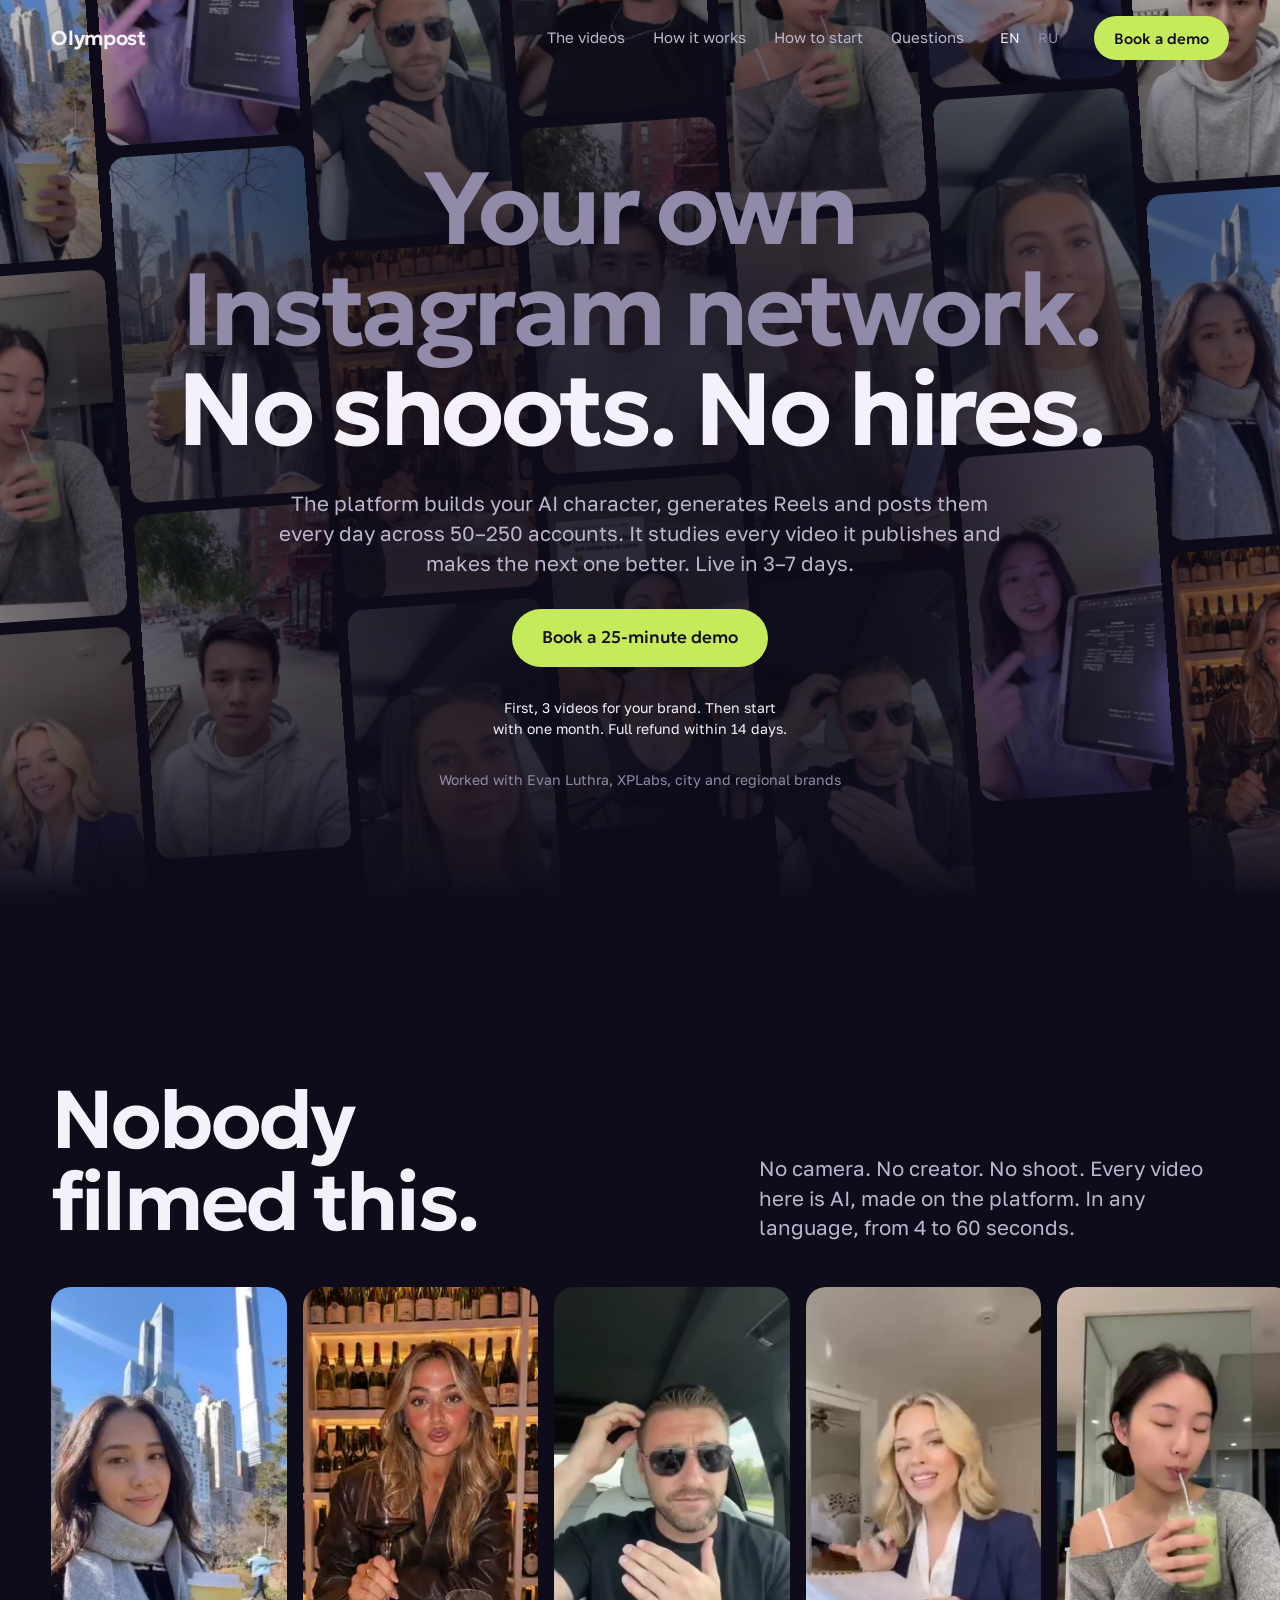
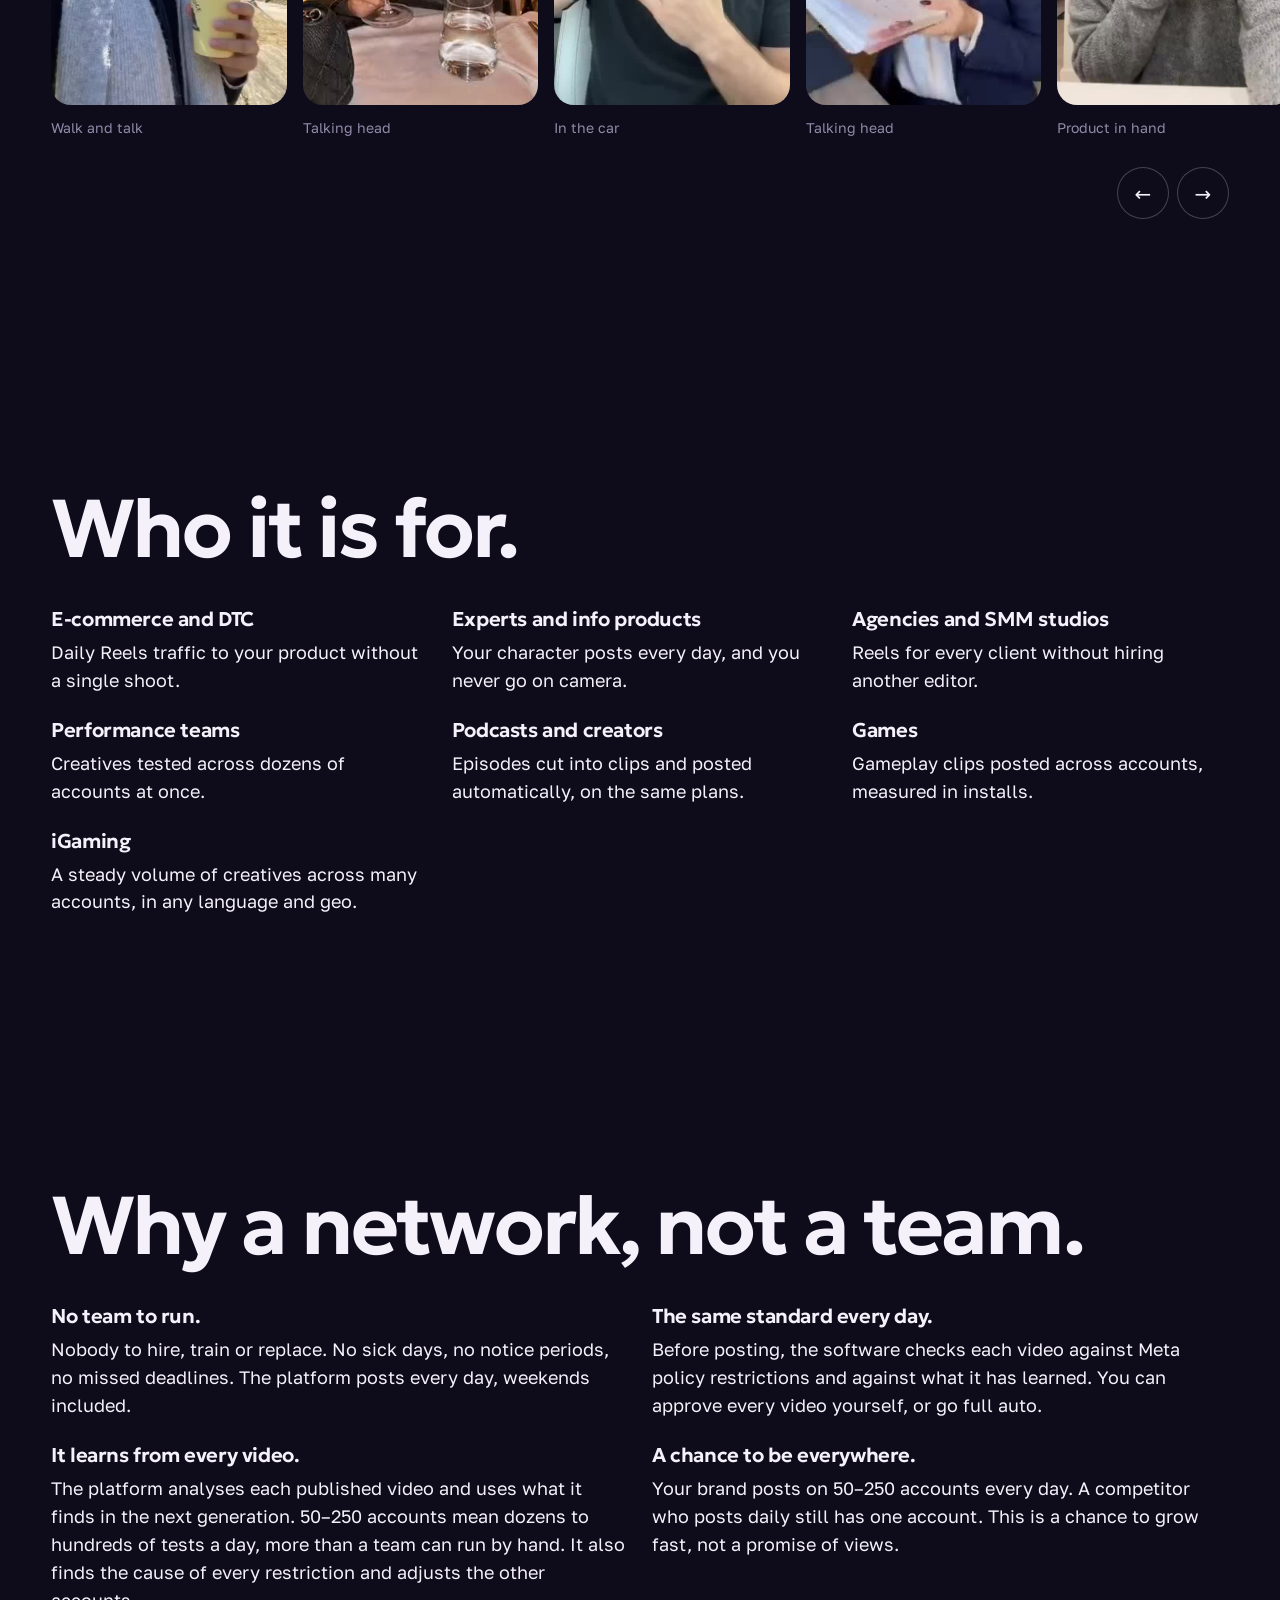
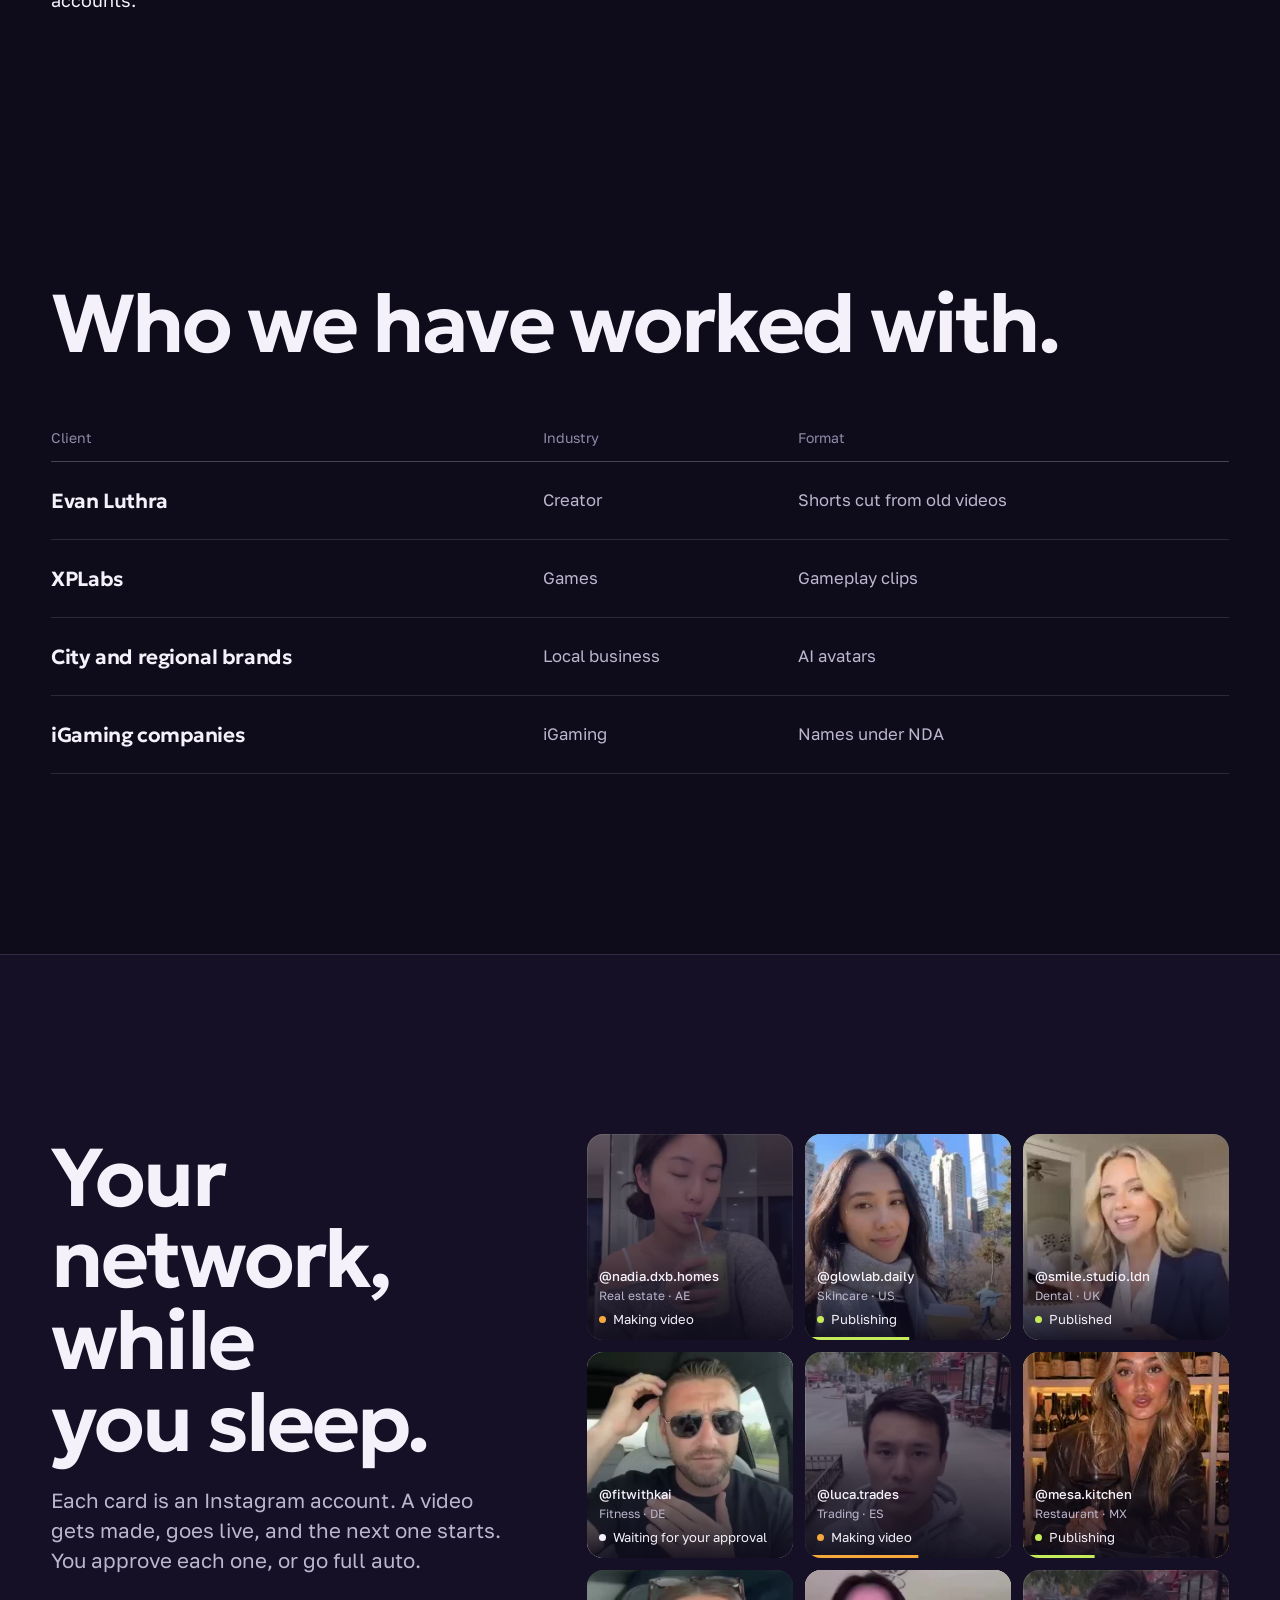
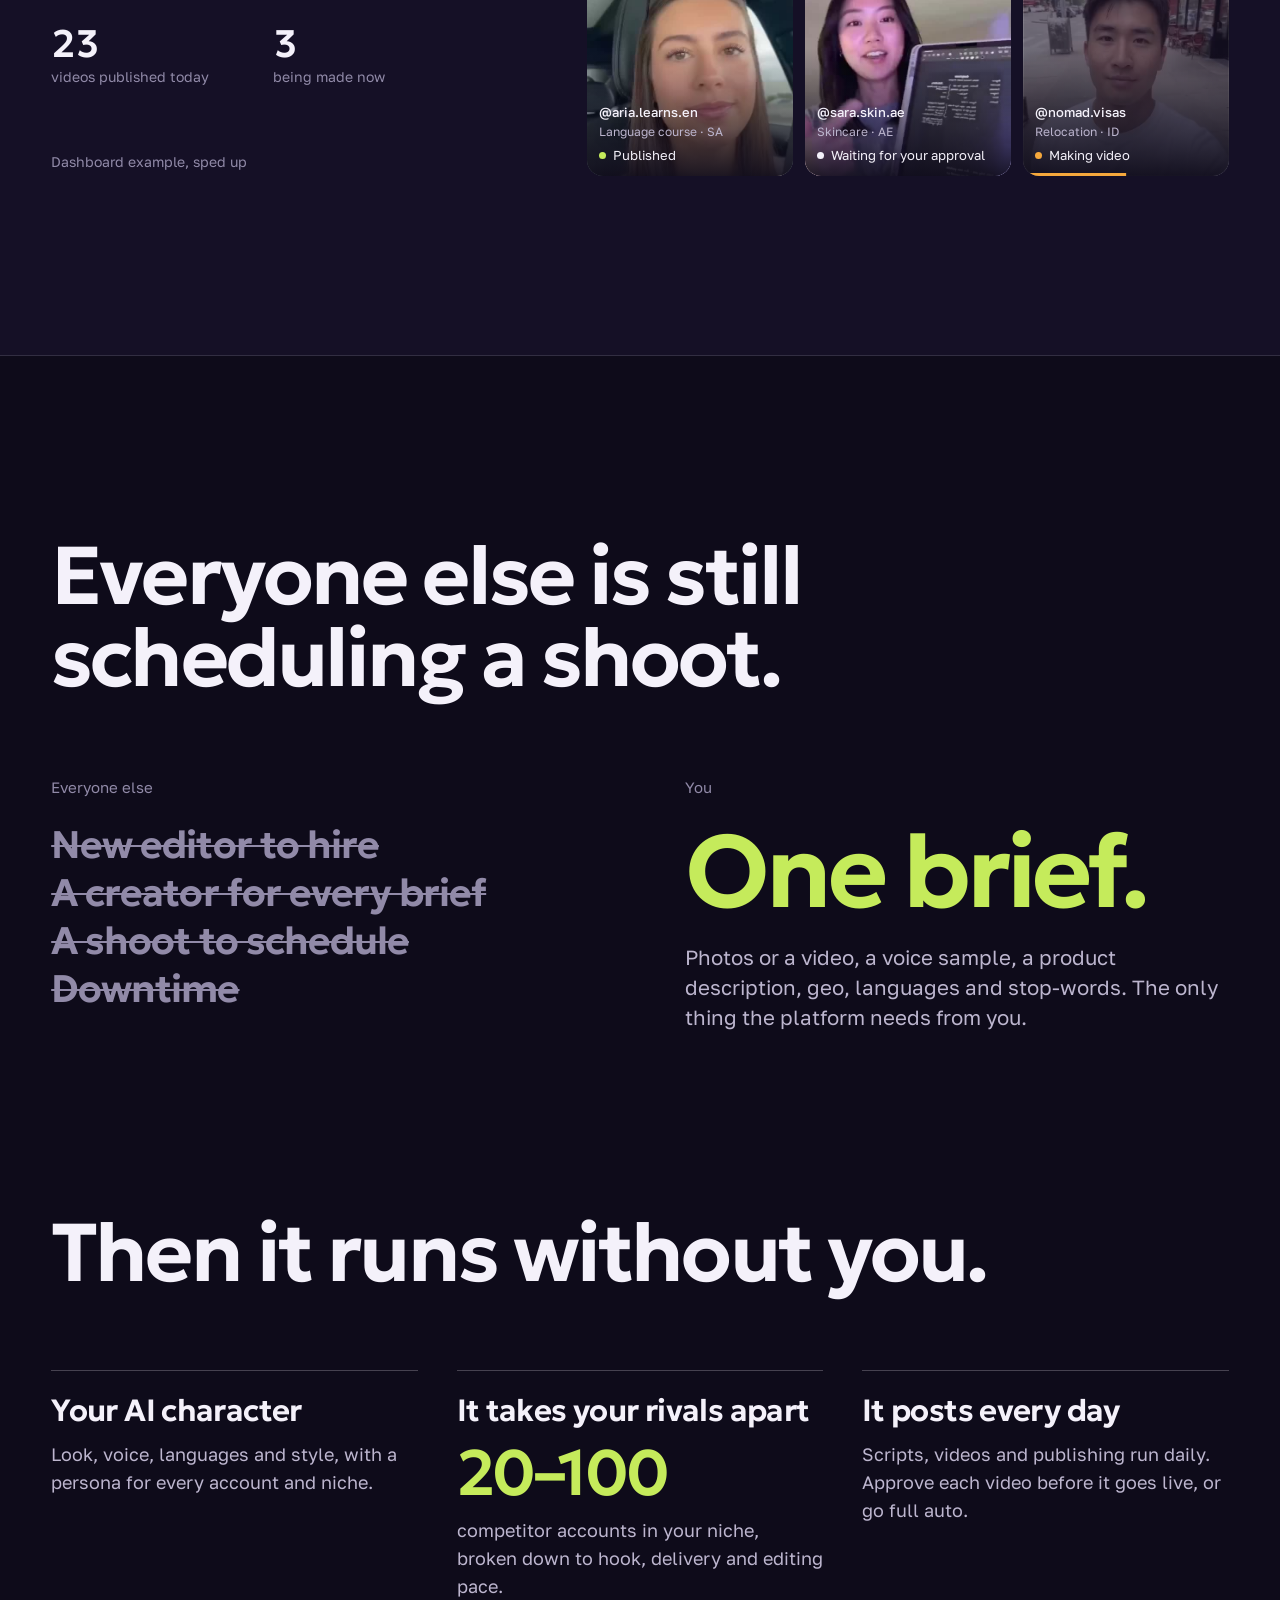
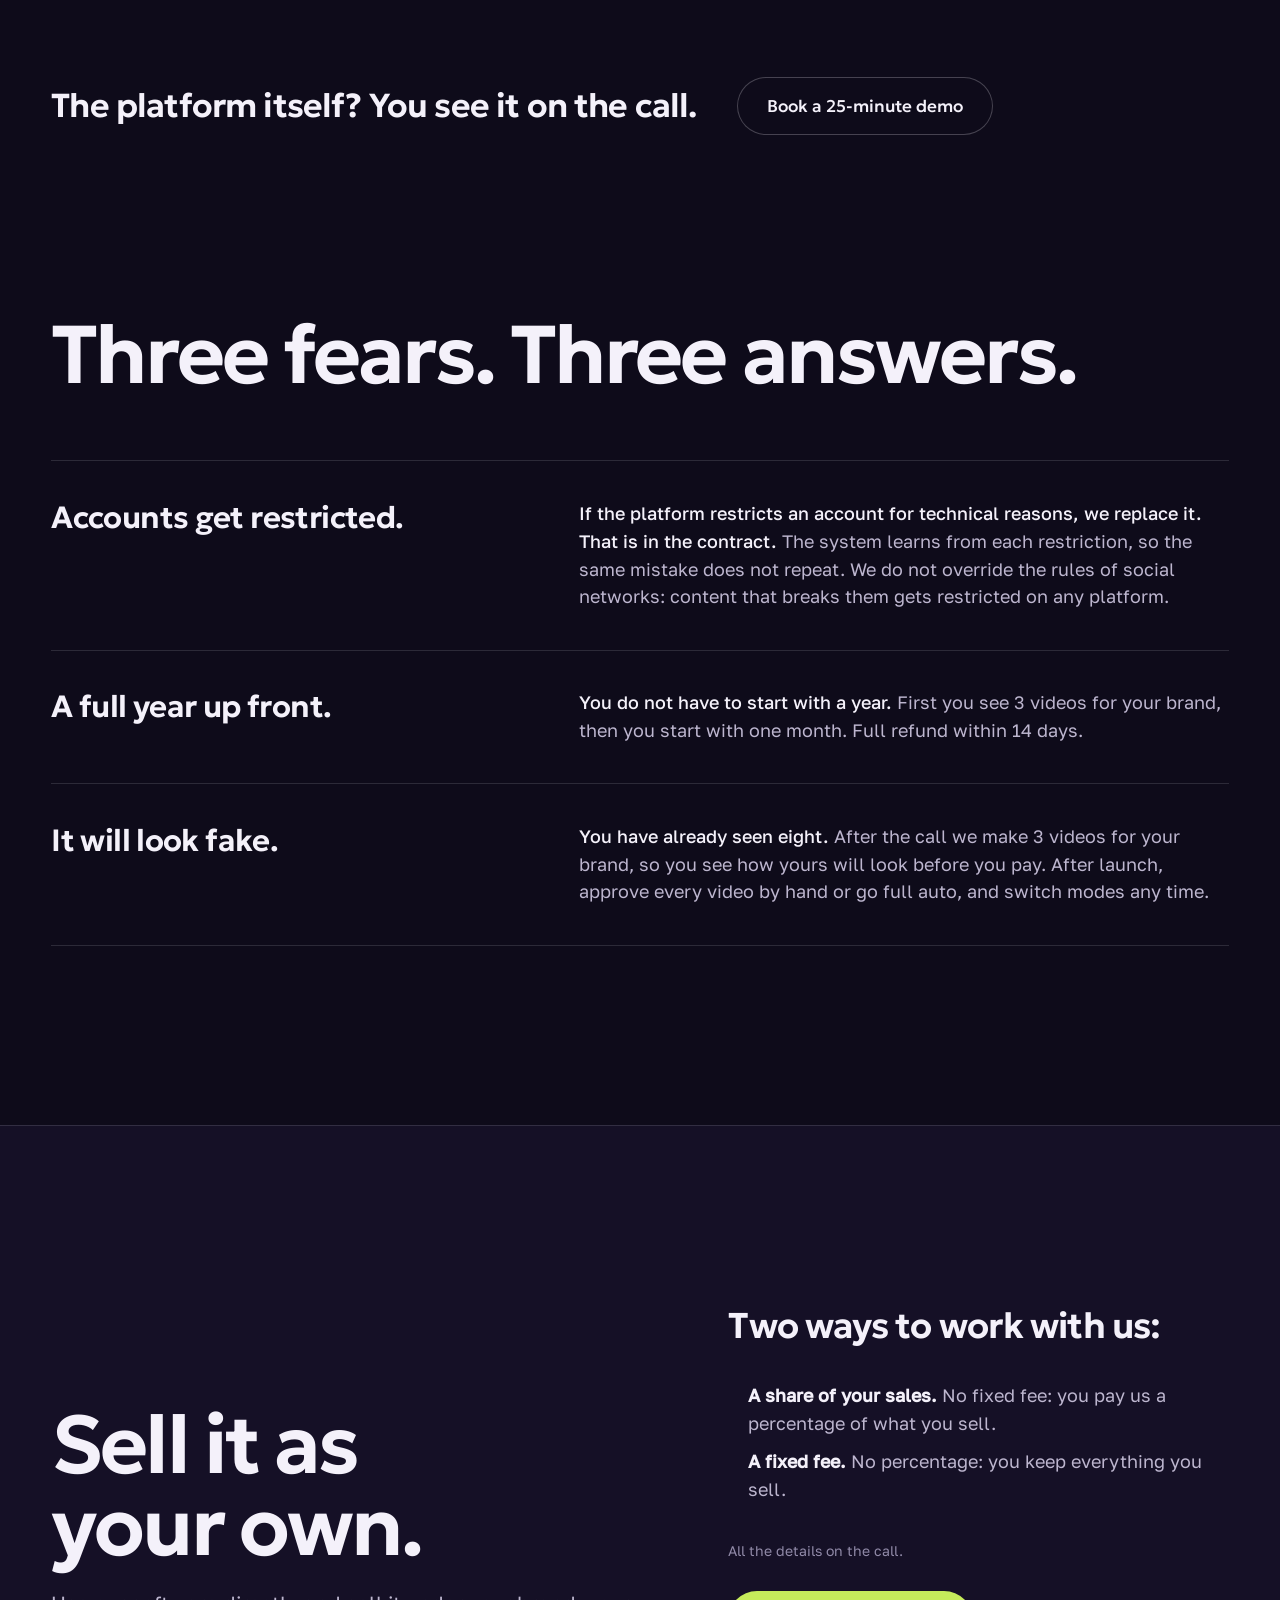
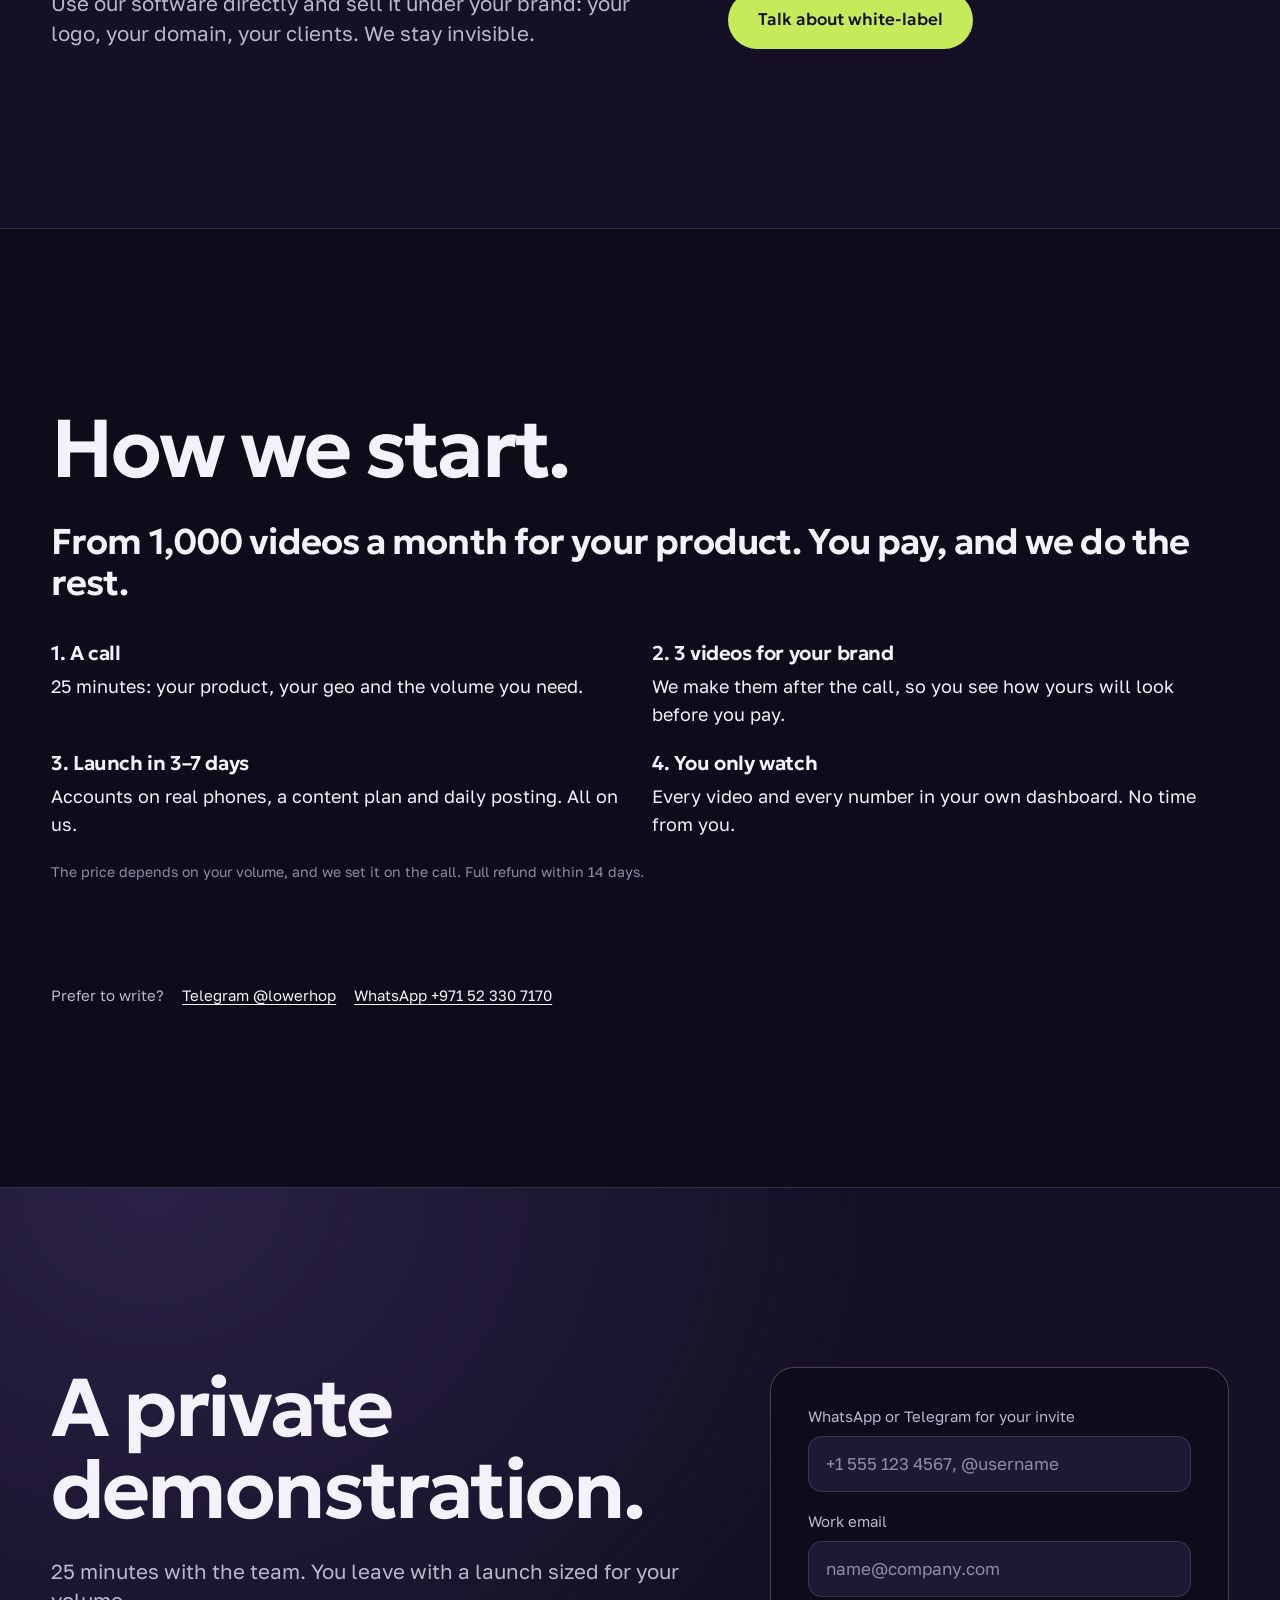
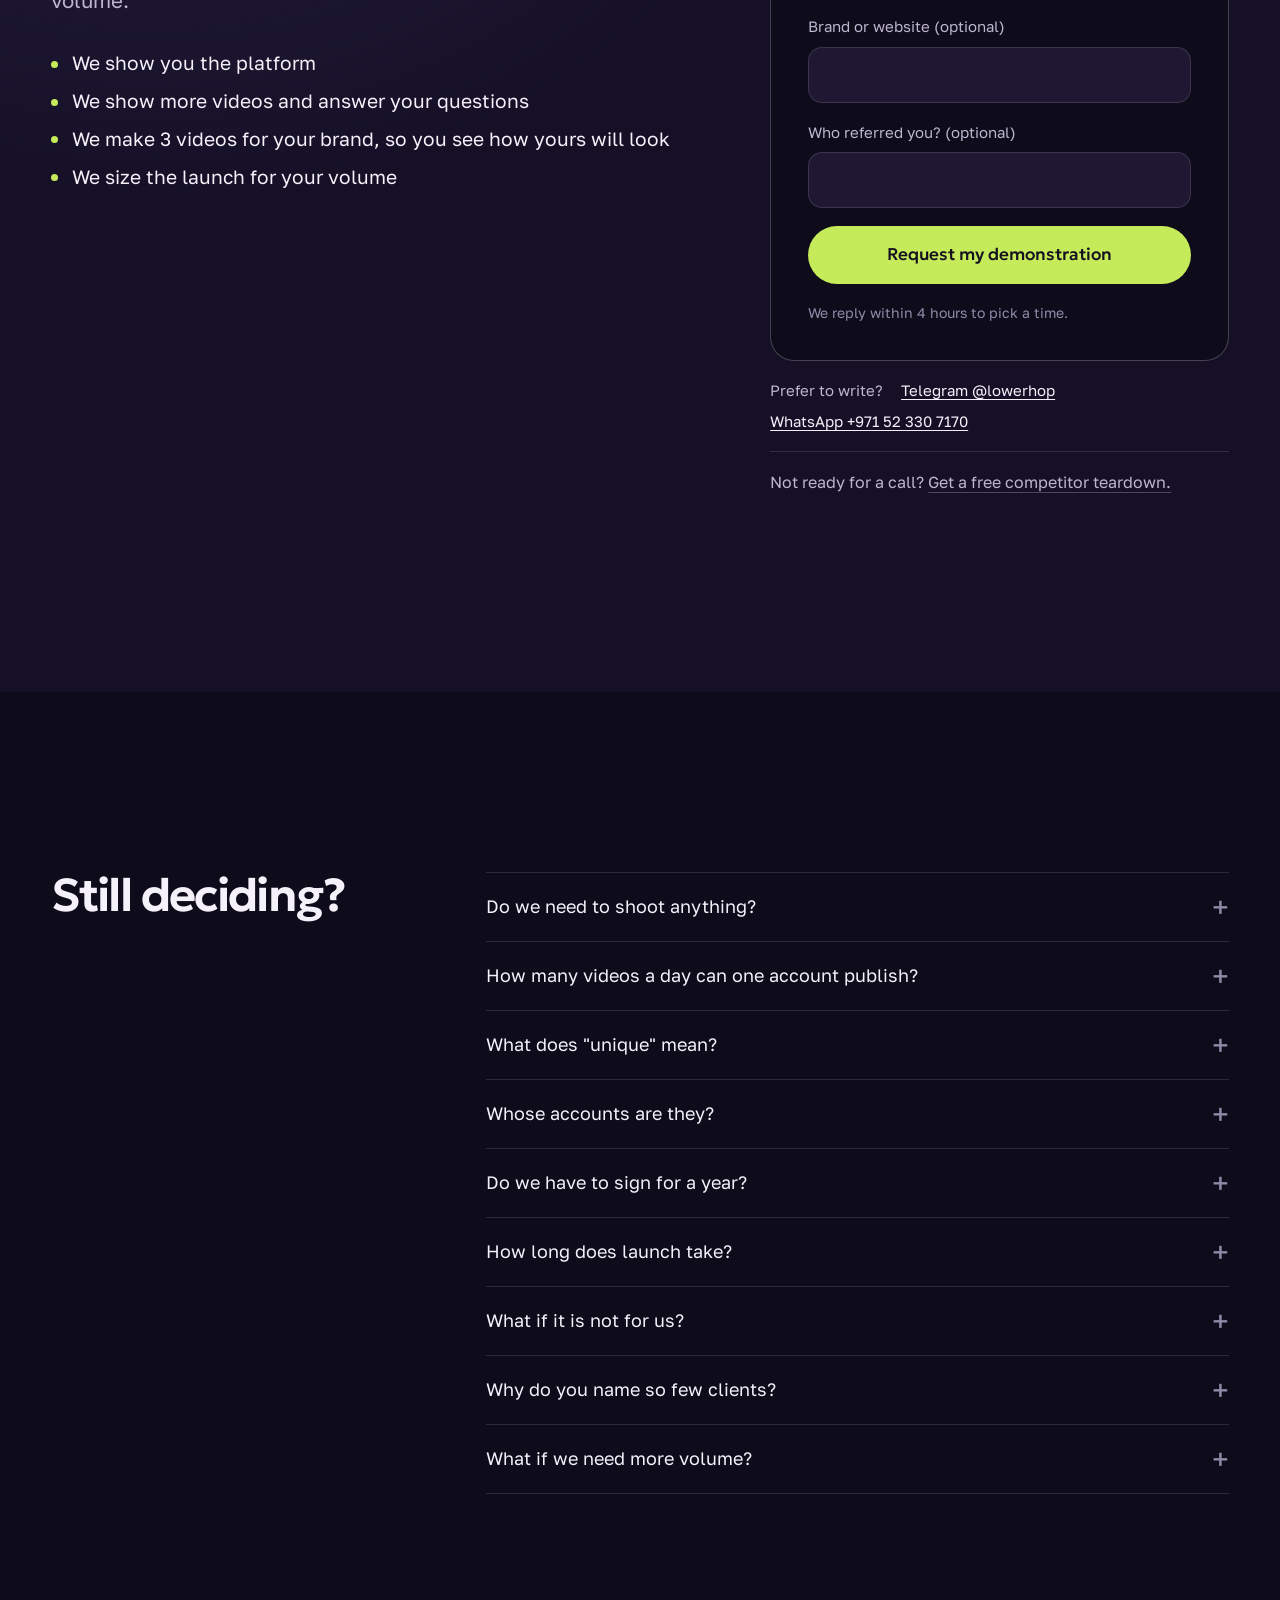
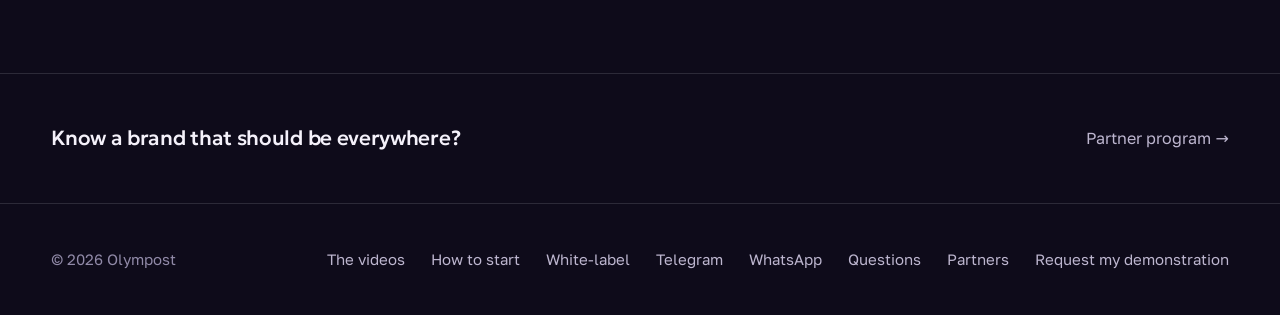
<file: index.html>
<!doctype html>
<html lang="en">
<head>
<meta charset="utf-8">
<meta name="viewport" content="width=device-width, initial-scale=1, viewport-fit=cover">
<title>Olympost. Your own Instagram network. No shoots. No hires.</title>
<meta name="description" content="The platform builds your AI character, generates Reels and posts them every day across 50–250 accounts. It studies every video it publishes and makes the next one better. Live in 3–7 days.">
<meta name="google-site-verification" content="eIvOygAQipFGKTwIFjk0RrSFTMwYXZEOhUVvBDv3i2g">
<link rel="canonical" href="https://olympost.co/">
<link rel="alternate" hreflang="en" href="https://olympost.co/">
<link rel="alternate" hreflang="ru" href="https://olympost.co/?lang=ru">
<link rel="alternate" hreflang="x-default" href="https://olympost.co/">
<meta name="theme-color" content="#0E0B1A">
<meta name="color-scheme" content="dark">
<meta name="robots" content="index, follow">
<meta property="og:type" content="website">
<meta property="og:site_name" content="Olympost">
<meta property="og:url" content="https://olympost.co/">
<meta property="og:title" content="Your own Instagram network. No shoots. No hires.">
<meta property="og:description" content="The platform builds your AI character, generates Reels and posts them every day across 50–250 accounts. It studies every video it publishes and makes the next one better. Live in 3–7 days.">
<meta property="og:image" content="https://olympost.co/assets/og.jpg">
<meta property="og:image:width" content="1200">
<meta property="og:image:height" content="630">
<meta name="twitter:card" content="summary_large_image">
<meta name="twitter:title" content="Your own Instagram network. No shoots. No hires.">
<meta name="twitter:description" content="The platform builds your AI character, generates Reels and posts them every day across 50–250 accounts. It studies every video it publishes and makes the next one better. Live in 3–7 days.">
<meta name="twitter:image" content="https://olympost.co/assets/og.jpg">
<link rel="icon" href="[data-uri]" type="image/svg+xml">
<link rel="preload" href="assets/fonts/geologica-600-lat.woff2" as="font" type="font/woff2" crossorigin>
<link rel="preload" href="assets/fonts/golos-400-lat.woff2" as="font" type="font/woff2" crossorigin>
<link rel="stylesheet" href="assets/css/fonts.css">
<link rel="stylesheet" href="assets/css/site.css">
<link rel="preload" as="image" href="assets/videos/g10.jpg" media="(max-width:700px)">
<link rel="preload" as="image" href="assets/videos/g03.jpg" media="(max-width:700px)">
<link rel="preload" as="image" href="assets/videos/r8.jpg" media="(max-width:700px)">
<link rel="preload" as="image" href="assets/videos/r1.jpg" media="(max-width:700px)">
<link rel="preload" as="image" href="assets/videos/g11.jpg" media="(max-width:700px)">
<link rel="preload" as="image" href="assets/videos/g07.jpg" media="(max-width:700px)">
<script>document.documentElement.classList.add('js');setTimeout(function(){if(!window.__olympost)document.documentElement.classList.remove('js')},4000);</script>
<script type="application/ld+json">{"@context":"https://schema.org","@graph":[{"@type":"Organization","@id":"https://olympost.co/#org","name":"Olympost","url":"https://olympost.co/","description":"AI platform that generates short videos (Reels), edits them and posts them every day across a network of Instagram accounts on real phones. Done for you: no shooting, no editing, no posting.","sameAs":["https://t.me/lowerhop"],"contactPoint":[{"@type":"ContactPoint","contactType":"sales","telephone":"+971523307170","url":"https://wa.me/971523307170","availableLanguage":["English","Russian"]}]},{"@type":"WebSite","@id":"https://olympost.co/#site","url":"https://olympost.co/","name":"Olympost","inLanguage":["en","ru"],"publisher":{"@id":"https://olympost.co/#org"}},{"@type":"Service","@id":"https://olympost.co/#service","name":"AI UGC videos and Instagram account network, done for you","serviceType":"AI video generation and social media posting","provider":{"@id":"https://olympost.co/#org"},"areaServed":"Worldwide","audience":{"@type":"BusinessAudience","audienceType":"E-commerce, clinics, iGaming, apps and games, agencies"},"description":"From 1,000 AI-generated videos a month for your product, edited and posted daily on Instagram accounts that run on real phones. 3 test videos for your brand after the call, launch in 3–7 days, white-label available."},{"@type":"FAQPage","@id":"https://olympost.co/#faq","mainEntity":[{"@type":"Question","name":"Do we need to shoot anything?","acceptedAnswer":{"@type":"Answer","text":"No. Once, you send photos or a video, a voice sample, a product description, geo, languages and stop-words. The character and every video are created on the platform from there."}},{"@type":"Question","name":"How many videos a day can one account publish?","acceptedAnswer":{"@type":"Answer","text":"As many as you need. We recommend 1–3 a day per account, so the accounts stay safe. The number of accounts has no limit."}},{"@type":"Question","name":"What does \"unique\" mean?","acceptedAnswer":{"@type":"Answer","text":"A unique video is generated from scratch, then re-cut into variants for different accounts. How many of your videos are unique, we set on the call."}},{"@type":"Question","name":"Whose accounts are they?","acceptedAnswer":{"@type":"Answer","text":"We create and run the accounts on our own phones, so you do not buy or set up anything. If an account gets blocked, we replace it right away. If you leave, we hand the accounts over to you."}},{"@type":"Question","name":"Do we have to sign for a year?","acceptedAnswer":{"@type":"Answer","text":"No. You can start with one month, and you see 3 videos for your brand before you pay."}},{"@type":"Question","name":"How long does launch take?","acceptedAnswer":{"@type":"Answer","text":"3–7 days. In that time we set up the accounts, the character and the content plan."}},{"@type":"Question","name":"What if it is not for us?","acceptedAnswer":{"@type":"Answer","text":"You have 14 days after payment to ask for a full refund."}},{"@type":"Question","name":"Why do you name so few clients?","acceptedAnswer":{"@type":"Answer","text":"We cannot disclose everyone we work with. The names on this page are the ones we can share. Ask on the call what we can show for your niche."}},{"@type":"Question","name":"What if we need more volume?","acceptedAnswer":{"@type":"Answer","text":"There is no ceiling. We add accounts and videos as you grow, and set it on the call."}}]}]}</script>
</head>
<body id="top">
<a class="skip" href="#main" data-t="skip">Skip to content</a>

<header class="top">
  <div class="top-in">
    <a class="logo" href="#top">Olympost</a>
    <nav class="nav" id="nav" aria-label="Main">
      <a href="#videos" data-t="n1">The videos</a>
      <a href="#how" data-t="n2">How it works</a>
      <a href="#pricing" data-t="n3">How to start</a>
      <a href="#faq" data-t="n4">Questions</a>
    </nav>
    <div class="lang" role="group" aria-label="Language">
      <button type="button" data-lang="en" aria-pressed="true">EN</button>
      <button type="button" data-lang="ru" aria-pressed="false">RU</button>
    </div>
    <a class="btn btn-sm" href="#book" data-t="cta">Book a demo</a>
    <button class="burger" type="button" aria-label="Menu" aria-controls="nav" aria-expanded="false">≡</button>
  </div>
</header>

<main id="main">

<!-- 1. MORNING -->
<section class="hero" aria-labelledby="h-hero">
  <div class="wall" id="wall" aria-hidden="true"></div>
  <div class="veil"></div>
  <div class="hero-in">
    <h1 id="h-hero" data-t="h1"><em>Your own Instagram network.</em><br>No shoots. No hires.</h1>
    <p class="lead" data-t="h2">The platform builds your AI character, generates Reels and posts them every day across 50–250 accounts. It studies every video it publishes and makes the next one better. Live in 3–7 days.</p>
    <a class="btn" href="#book" data-t="cta2">Book a 25-minute demo</a>
    <p class="fine hero-offer" data-t="hq4">First, 3 videos for your brand. Then start with one month. Full refund within 14 days.</p>
    <p class="fine" data-t="h3">Worked with Evan Luthra, XPLabs, city and regional brands</p>
  </div>
</section>

<!-- 2. NOBODY FILMED THIS -->
<section class="sec sec-videos" id="videos" aria-labelledby="h-vid">
  <div class="wrap show-head">
    <h2 id="h-vid" class="rv" data-t="v1">Nobody filmed this.</h2>
    <p class="lead rv" data-t="v2">No camera. No creator. No shoot. Every video here is AI, made on the platform. In any language, from 4 to 60 seconds.</p>
  </div>
  <div class="reel" tabindex="0" role="group" aria-label="Example videos">
    <figure><div data-reel="g10"></div><figcaption data-t="f1">Walk and talk</figcaption></figure>
    <figure><div data-reel="r1"></div><figcaption data-t="f2">Talking head</figcaption></figure>
    <figure><div data-reel="g09"></div><figcaption data-t="f3">In the car</figcaption></figure>
    <figure><div data-reel="r8"></div><figcaption data-t="f4">Talking head</figcaption></figure>
    <figure><div data-reel="g03"></div><figcaption data-t="f5">Product in hand</figcaption></figure>
    <figure><div data-reel="g11"></div><figcaption data-t="f6">Walk and talk</figcaption></figure>
    <figure><div data-reel="g08"></div><figcaption data-t="f7">Street talk</figcaption></figure>
    <figure><div data-reel="r2"></div><figcaption data-t="f8">Comment reply</figcaption></figure>
  </div>
  <div class="wrap reel-nav" aria-hidden="true">
    <button type="button" data-reel-go="-1" tabindex="-1">←</button>
    <button type="button" data-reel-go="1" tabindex="-1">→</button>
  </div>
</section>

<!-- WHO -->
<section class="sec" id="who" aria-labelledby="h-who">
  <div class="wrap">
    <h2 id="h-who" class="rv" data-t="fw0">Who it is for.</h2>
    <ul class="fit">
      <li class="rv"><h3 data-t="fw1">E-commerce and DTC</h3><p data-t="fw2">Daily Reels traffic to your product without a single shoot.</p></li>
      <li class="rv"><h3 data-t="fw3">Experts and info products</h3><p data-t="fw4">Your character posts every day, and you never go on camera.</p></li>
      <li class="rv"><h3 data-t="fw5">Agencies and SMM studios</h3><p data-t="fw6">Reels for every client without hiring another editor.</p></li>
      <li class="rv"><h3 data-t="fw7">Performance teams</h3><p data-t="fw8">Creatives tested across dozens of accounts at once.</p></li>
      <li class="rv"><h3 data-t="fw9">Podcasts and creators</h3><p data-t="fw10">Episodes cut into clips and posted automatically, on the same plans.</p></li>
      <li class="rv"><h3 data-t="fw11">Games</h3><p data-t="fw12">Gameplay clips posted across accounts, measured in installs.</p></li>
      <li class="rv"><h3 data-t="fw13">iGaming</h3><p data-t="fw14">A steady volume of creatives across many accounts, in any language and geo.</p></li>
    </ul>
  </div>
</section>

<!-- PLATFORM -->
<section class="sec sec-mid" id="edge" aria-labelledby="h-edge">
  <div class="wrap">
    <h2 id="h-edge" class="rv" data-t="e0">Why a network, not a team.</h2>
    <ul class="fit four">
      <li class="rv"><h3 data-t="e1">No team to run.</h3><p data-t="e2">Nobody to hire, train or replace. No sick days, no notice periods, no missed deadlines. The platform posts every day, weekends included.</p></li>
      <li class="rv"><h3 data-t="e3">The same standard every day.</h3><p data-t="e4">Before posting, the software checks each video against Meta policy restrictions and against what it has learned. You can approve every video yourself, or go full auto.</p></li>
      <li class="rv"><h3 data-t="e5">It learns from every video.</h3><p data-t="e6">The platform analyses each published video and uses what it finds in the next generation. 50–250 accounts mean dozens to hundreds of tests a day, more than a team can run by hand. It also finds the cause of every restriction and adjusts the other accounts.</p></li>
      <li class="rv"><h3 data-t="e7">A chance to be everywhere.</h3><p data-t="e8">Your brand posts on 50–250 accounts every day. A competitor who posts daily still has one account. This is a chance to grow fast, not a promise of views.</p></li>
    </ul>
  </div>
</section>

<!-- 3. SCALE -->
<section class="sec sec-mid" id="results" aria-labelledby="h-res">
  <div class="wrap">
    <h2 id="h-res" class="rv" data-t="r0">Who we have worked with.</h2>
    <table class="pay clients rv">
      <thead><tr><th data-t="wk1">Client</th><th data-t="wk2">Industry</th><th data-t="wk3">Format</th></tr></thead>
      <tbody>
        <tr><td>Evan Luthra</td><td data-t="wk4">Creator</td><td data-t="wk5">Shorts cut from old videos</td></tr>
        <tr><td>XPLabs</td><td data-t="wk6">Games</td><td data-t="wk7">Gameplay clips</td></tr>
        <tr><td data-t="wk8">City and regional brands</td><td data-t="wk9">Local business</td><td data-t="wk10">AI avatars</td></tr>
        <tr><td data-t="wk11">iGaming companies</td><td>iGaming</td><td data-t="wk12">Names under NDA</td></tr>
      </tbody>
    </table>
  </div>
</section>

<!-- 4. THE NETWORK -->
<section class="sec net" aria-labelledby="h-net">
  <div class="wrap">
    <div class="net-g">
    <div class="net-head">
      <h2 id="h-net" class="rv" data-t="w1">Your network, while you sleep.</h2>
      <p class="lead rv" data-t="w2">Each card is an Instagram account. A video gets made, goes live, and the next one starts. You approve each one, or go full auto.</p>
      <div class="net-foot rv">
        <div><b id="net-pub">23</b><span data-t="w3">videos published today</span></div>
        <div><b id="net-make">4</b><span data-t="w4">being made now</span></div>
        <span class="tag" data-t="w5">Dashboard example, sped up</span>
      </div>
    </div>
    <div class="board rv" id="board" aria-label="Dashboard example" role="img"></div>
    </div>
  </div>
</section>

<!-- 5. CONTRAST -->
<section class="sec" aria-labelledby="h-con">
  <div class="wrap">
    <h2 id="h-con" class="rv" data-t="c0">Everyone else is still scheduling a shoot.</h2>
    <div class="versus">
      <div>
        <p class="lab" data-t="c1">Everyone else</p>
        <ul class="old">
          <li class="rv" data-t="c2">New editor to hire</li>
          <li class="rv" data-t="c3">A creator for every brief</li>
          <li class="rv" data-t="c4">A shoot to schedule</li>
          <li class="rv" data-t="c5">Downtime</li>
        </ul>
      </div>
      <div class="rv">
        <p class="lab" data-t="c6">You</p>
        <p class="one" data-t="c7">One brief.</p>
        <p class="lead" data-t="c8">Photos or a video, a voice sample, a product description, geo, languages and stop-words. The only thing the platform needs from you.</p>
      </div>
    </div>
  </div>
</section>

<!-- 6. HOW -->
<section class="sec sec-next" id="how" aria-labelledby="h-how">
  <div class="wrap">
    <h2 id="h-how" class="rv" data-t="m0">Then it runs without you.</h2>
    <ol class="moves">
      <li class="rv"><h3 data-t="m1">Your AI character</h3><p data-t="m2">Look, voice, languages and style, with a persona for every account and niche.</p></li>
      <li class="rv mv-big"><span class="k-big">20–100</span><h3 data-t="m3">It takes your rivals apart</h3><p data-t="m4">competitor accounts in your niche, broken down to hook, delivery and editing pace.</p></li>
      <li class="rv"><h3 data-t="m5">It posts every day</h3><p data-t="m6">Scripts, videos and publishing run daily. Approve each video before it goes live, or go full auto.</p></li>
    </ol>
    <div class="intrigue rv">
      <p data-t="m7">The platform itself? You see it on the call.</p>
      <a class="btn btn-ghost" href="#book" data-t="cta3">Book a 25-minute demo</a>
    </div>
  </div>
</section>

<!-- 7. FEARS -->
<section class="sec sec-next" aria-labelledby="h-fear">
  <div class="wrap">
    <h2 id="h-fear" class="rv" data-t="k0">Three fears. Three answers.</h2>
    <ul class="fears">
      <li class="rv"><h3 data-t="k1">Accounts get restricted.</h3><p data-t="k2"><b>If the platform restricts an account for technical reasons, we replace it. That is in the contract.</b> The system learns from each restriction, so the same mistake does not repeat. We do not override the rules of social networks: content that breaks them gets restricted on any platform.</p></li>
      <li class="rv"><h3 data-t="k3">A full year up front.</h3><p data-t="k4"><b>You do not have to start with a year.</b> First you see 3 videos for your brand, then you start with one month. Full refund within 14 days.</p></li>
      <li class="rv"><h3 data-t="k5">It will look fake.</h3><p data-t="k6"><b>You have already seen eight.</b> After the call we make 3 videos for your brand, so you see how yours will look before you pay. After launch, approve every video by hand or go full auto, and switch modes any time.</p></li>
    </ul>
  </div>
</section>

<!-- AGENCIES -->
<section class="sec agency" id="white-label" aria-labelledby="h-ag">
  <div class="wrap agency-g">
    <div>
      <h2 id="h-ag" class="rv" data-t="a0">Sell it as your own.</h2>
      <p class="lead rv" data-t="a1">Use our software directly and sell it under your brand: your logo, your domain, your clients. We stay invisible.</p>
    </div>
    <div class="sum rv">
      <p class="eq" data-t="a2">Two ways to work with us:</p>
      <ul class="wl">
        <li data-t="a6"><b>A share of your sales.</b> No fixed fee: you pay us a percentage of what you sell.</li>
        <li data-t="a7"><b>A fixed fee.</b> No percentage: you keep everything you sell.</li>
      </ul>
      <p class="fine" data-t="a3">All the details on the call.</p>
      <a class="btn" href="#book" data-interest="network" data-t="a5">Talk about white-label</a>
    </div>
  </div>
</section>

<!-- 8. PRICE -->
<section class="sec" id="pricing" aria-labelledby="h-price">
  <div class="wrap">
    <h2 id="h-price" class="rv" data-t="p0">How we start.</h2>
    <p class="plans-line rv" data-t="p9">From 1,000 videos a month for your product. You pay, and we do the rest.</p>
    <ul class="fit four">
      <li class="rv"><h3 data-t="st1">1. A call</h3><p data-t="st2">25 minutes: your product, your geo and the volume you need.</p></li>
      <li class="rv"><h3 data-t="st3">2. 3 videos for your brand</h3><p data-t="st4">We make them after the call, so you see how yours will look before you pay.</p></li>
      <li class="rv"><h3 data-t="st5">3. Launch in 3–7 days</h3><p data-t="st6">Accounts on real phones, a content plan and daily posting. All on us.</p></li>
      <li class="rv"><h3 data-t="st7">4. You only watch</h3><p data-t="st8">Every video and every number in your own dashboard. No time from you.</p></li>
    </ul>
    <p class="fine start-note rv" data-t="st9">The price depends on your volume, and we set it on the call. Full refund within 14 days.</p>
    <a class="btn tiers-cta rv" href="#book" data-t="pr8">Book a 25-minute call</a>
    <p class="direct rv"><span data-t="ct0">Prefer to write?</span> <a href="https://t.me/lowerhop" target="_blank" rel="noopener">Telegram @lowerhop</a> <a href="https://wa.me/971523307170" target="_blank" rel="noopener">WhatsApp +971 52 330 7170</a></p>
  </div>
</section>

<!-- 9. INVITATION -->
<section class="sec invite" id="book" aria-labelledby="h-book" data-book>
  <div class="wrap invite-g">
    <div class="invite-l">
      <h2 id="h-book" class="rv" data-t="b0">A private demonstration.</h2>
      <p class="lead rv" data-t="b1">25 minutes with the team. You leave with a launch sized for your volume.</p>
      <ul class="promise rv">
        <li data-t="b2">We show you the platform</li>
        <li data-t="b3">We show more videos and answer your questions</li>
        <li data-t="b14">We make 3 videos for your brand, so you see how yours will look</li>
        <li data-t="b4">We size the launch for your volume</li>
      </ul>
    </div>
    <div class="rv">
      <form class="card-f" id="book-form" novalidate>
        <p class="interest" id="bk-interest" hidden></p>
        <div class="fld">
          <label for="bk-contact" data-t="b5">WhatsApp or Telegram for your invite</label>
          <input id="bk-contact" name="contact" type="text" autocomplete="tel" placeholder="+1 555 123 4567, @username" data-tp="b6" aria-describedby="bk-contact-err">
          <span class="err" id="bk-contact-err" hidden data-t="b7">Enter a WhatsApp number with the country code, or a Telegram @username.</span>
        </div>
        <div class="fld">
          <label for="bk-email" data-t="b8">Work email</label>
          <input id="bk-email" name="email" type="email" autocomplete="email" placeholder="name@company.com" aria-describedby="bk-email-err">
          <span class="err" id="bk-email-err" hidden data-t="b9">Enter an email like name@company.com.</span>
        </div>
        <div class="fld"><label for="bk-brand" data-t="b12">Brand or website (optional)</label><input id="bk-brand" name="brand" type="text" autocomplete="organization"></div>
        <div class="fld"><label for="bk-referred" data-t="b13">Who referred you? (optional)</label><input id="bk-referred" name="referred" type="text" autocomplete="off"></div>
        <div class="hp" aria-hidden="true"><label for="bk-web">Website</label><input id="bk-web" name="website" type="text" tabindex="-1" autocomplete="off"></div>
        <button class="btn" type="submit" data-t="b10">Request my demonstration</button>
        <p class="fine" data-t="b11">We reply within 4 hours to pick a time.</p>
        <p class="form-msg" role="alert"></p>
      </form>
      <p class="direct "><span data-t="ct0">Prefer to write?</span> <a href="https://t.me/lowerhop" target="_blank" rel="noopener">Telegram @lowerhop</a> <a href="https://wa.me/971523307170" target="_blank" rel="noopener">WhatsApp +971 52 330 7170</a></p>
      <div class="done" id="book-form-done" hidden role="status"><h3></h3><p></p></div>
      <details class="alt">
        <summary data-t="t0">Not ready for a call? <u>Get a free competitor teardown.</u></summary>
        <p data-t="t1">Send one competitor handle. You get a PDF: 10 formats that already worked in your niche, broken down by hook, structure and pacing.</p>
        <form id="td-form" novalidate>
          <div class="fld">
            <label for="td-handle" data-t="t2">Competitor on Instagram</label>
            <input id="td-handle" name="handle" type="text" autocomplete="off" placeholder="@competitor" aria-describedby="td-handle-err">
            <span class="err" id="td-handle-err" hidden data-t="t3">Enter one Instagram handle, for example @competitor.</span>
          </div>
          <div class="fld">
            <label for="td-email" data-t="t4">Work email</label>
            <input id="td-email" name="email" type="email" autocomplete="email" placeholder="name@company.com" aria-describedby="td-email-err">
            <span class="err" id="td-email-err" hidden data-t="t5">Enter an email like name@company.com.</span>
          </div>
          <div class="hp" aria-hidden="true"><label for="td-web">Website</label><input id="td-web" name="website" type="text" tabindex="-1" autocomplete="off"></div>
          <button class="btn btn-ghost" type="submit" data-t="t6">Send me the teardown</button>
          <p class="form-msg" role="alert"></p>
        </form>
        <div class="done" id="td-form-done" hidden role="status"><h3></h3><p></p></div>
      </details>
    </div>
  </div>
</section>

<!-- FAQ -->
<section class="sec" id="faq" aria-labelledby="h-faq">
  <div class="wrap faq-g">
    <h2 id="h-faq" data-t="q0">Still deciding?</h2>
    <div class="faq">
      <details class="q"><summary data-t="q1">Do we need to shoot anything?</summary><p data-t="q2">No. Once, you send photos or a video, a voice sample, a product description, geo, languages and stop-words. The character and every video are created on the platform from there.</p></details>
      <details class="q"><summary data-t="q3">How many videos a day can one account publish?</summary><p data-t="q4">As many as you need. We recommend 1–3 a day per account, so the accounts stay safe. The number of accounts has no limit.</p></details>
      <details class="q"><summary data-t="q5">What does "unique" mean?</summary><p data-t="q6">A unique video is generated from scratch, then re-cut into variants for different accounts. How many of your videos are unique, we set on the call.</p></details>
      <details class="q"><summary data-t="qa0">Whose accounts are they?</summary><p data-t="qa1">We create and run the accounts on our own phones, so you do not buy or set up anything. If an account gets blocked, we replace it right away. If you leave, we hand the accounts over to you.</p></details>
      <details class="q"><summary data-t="qp0">Do we have to sign for a year?</summary><p data-t="qp1">No. You can start with one month, and you see 3 videos for your brand before you pay.</p></details>
      <details class="q"><summary data-t="ql0">How long does launch take?</summary><p data-t="ql1">3–7 days. In that time we set up the accounts, the character and the content plan.</p></details>
      <details class="q"><summary data-t="qr0">What if it is not for us?</summary><p data-t="qr1">You have 14 days after payment to ask for a full refund.</p></details>
      <details class="q"><summary data-t="qn0">Why do you name so few clients?</summary><p data-t="qn1">We cannot disclose everyone we work with. The names on this page are the ones we can share. Ask on the call what we can show for your niche.</p></details>
      
      <details class="q"><summary data-t="q9">What if we need more volume?</summary><p data-t="q10">There is no ceiling. We add accounts and videos as you grow, and set it on the call.</p></details>
      
      </div>
  </div>
</section>

<!-- PARTNERS -->
<section class="strip" id="partners" aria-label="Partners">
  <div class="wrap">
    <a href="partners/">
      <span class="t" data-t="s1">Know a brand that should be everywhere?</span>
      <span class="go" data-t="s2">Partner program →</span>
    </a>
  </div>
</section>
</main>

<footer class="foot">
  <div class="wrap foot-in">
    <span>© 2026 Olympost</span>
    <nav class="foot-nav" aria-label="Footer">
      <a href="#videos" data-t="n1b">The videos</a>
      <a href="#pricing" data-t="n3b">How to start</a>
      <a href="#white-label" data-t="n6">White-label</a>
      <a href="https://t.me/lowerhop" target="_blank" rel="noopener">Telegram</a>
      <a href="https://wa.me/971523307170" target="_blank" rel="noopener">WhatsApp</a>
      <a href="#faq" data-t="n4b">Questions</a>
      <a href="partners/" data-t="n5b">Partners</a>
      <a href="#book" data-t="n7">Request my demonstration</a>
    </nav>
  </div>
</footer>

<div class="mbar"><a class="btn" href="#book" data-t="cta4">Book a 25-minute demo</a></div>

<script type="application/json" id="i18n-ru">{"title":"Olympost. Ваш бренд уже везде.","p":{"b6":"+7 900 123 45 67, @username"},"t":{"skip":"К содержанию","n1":"Видео","n2":"Как это работает","n3":"Как начать","n4":"Вопросы","cta":"Записаться на демо","h1":"<em>Своя сеть в Instagram.<\/em><br>Без съёмок. Без найма.","h2":"Платформа создаёт вашего AI-персонажа, генерирует Reels и каждый день публикует их в 50–250 аккаунтах. Она анализирует каждое опубликованное видео и улучшает следующее. Запуск за 3–7 дней.","cta2":"Записаться на демо, 25 минут","h3":"Работали с Evan Luthra, XPLabs, городскими и региональными брендами","v1":"Этого никто не снимал.","v2":"Ни камеры. Ни блогера. Ни съёмки. Каждое видео здесь создано AI на платформе. На любом языке, от 4 до 60 секунд.","f1":"На ходу","f2":"На камеру","f3":"В машине","f4":"На камеру","f5":"Продукт в руке","f6":"На ходу","f7":"На улице","f8":"Ответ на комментарий","r0":"С кем мы работали.","w1":"Ваша сеть, пока вы спите.","w2":"Каждая карточка — Instagram-аккаунт. Видео создаётся, выходит, начинается следующее. Вы утверждаете каждое или включаете автопилот.","w3":"видео опубликовано сегодня","w4":"создаётся сейчас","w5":"Пример кабинета, ускорено","c0":"Все остальные ещё согласуют съёмку.","c1":"Как у всех","c2":"Новый монтажёр","c3":"Блогер на каждый бриф","c4":"Съёмка по графику","c5":"Простои","c6":"Как у вас","c7":"Один бриф.","c8":"Фото или видео, образец голоса, описание продукта, гео, языки и стоп-слова. Больше от вас ничего не нужно.","m0":"Дальше всё работает без вас.","m1":"Ваш AI-персонаж","m2":"Внешность, голос, языки и стиль, а для каждого аккаунта и ниши своя персона.","m3":"Разбирает конкурентов на части","m4":"аккаунтов конкурентов в вашей нише. У каждого разбираем хук, подачу и темп монтажа.","m5":"Публикует каждый день","m6":"Сценарии, видео и публикации идут ежедневно. Утверждайте каждое видео до выхода или включите полный автопилот.","m7":"Саму платформу покажем на созвоне.","cta3":"Записаться на демо, 25 минут","k0":"Три страха. Три ответа.","k1":"Аккаунты ограничивают.","k2":"<b>Если платформа ограничила аккаунт по техническим причинам, мы его заменим. Это записано в договоре.<\/b> Система учится на каждом ограничении, чтобы ошибка не повторялась. Правила соцсетей мы не отменяем: контент, который их нарушает, ограничат на любой платформе.","k3":"Оплата за год вперёд.","k4":"<b>Начинать с года не нужно.<\/b> Сначала вы видите 3 видео под ваш бренд, потом начинаете с одного месяца. Полный возврат в течение 14 дней.","k5":"Это будет выглядеть фальшиво.","k6":"<b>Восемь вы уже видели.<\/b> После созвона сделаем 3 видео под ваш бренд, и вы увидите, как это будет выглядеть, до оплаты. После запуска утверждайте каждое видео вручную или включите автопилот, режим меняется в любой момент.","a0":"Продавайте как своё.","a1":"Пользуйтесь нашим софтом напрямую и продавайте его под своим брендом: ваш логотип, ваш домен, ваши клиенты. Нас никто не увидит.","a2":"Два варианта работы:","a3":"Все подробности на созвоне.","p0":"Как мы начинаем.","p9":"От 1 000 видео в месяц для вашего продукта. Вы платите, остальное делаем мы.","b0":"Закрытая демонстрация.","b1":"25 минут с командой. После них у вас есть расчёт запуска под ваш объём.","b2":"Покажем платформу","b3":"Покажем ещё видео и ответим на вопросы","b4":"Рассчитаем запуск под ваш объём","b5":"WhatsApp или Telegram для приглашения","b7":"Укажите номер WhatsApp с кодом страны или @username в Telegram.","b8":"Рабочая почта","b9":"Укажите почту вида name@company.com.","b10":"Запросить демонстрацию","b11":"Ответим в течение 4 часов, чтобы выбрать время.","t0":"Пока не готовы к созвону? <u>Получите бесплатный разбор конкурента.<\/u>","t1":"Пришлите один аккаунт конкурента. В ответ получите PDF: 10 форматов, которые уже сработали в вашей нише, с разбором хука, структуры и темпа.","t2":"Конкурент в Instagram","t3":"Укажите один аккаунт Instagram, например @competitor.","t4":"Рабочая почта","t5":"Укажите почту вида name@company.com.","t6":"Прислать разбор","qr0":"А если нам не подойдёт?","qr1":"У вас 14 дней после оплаты, чтобы попросить полный возврат.","q0":"Ещё думаете?","q1":"Нужно ли что-то снимать?","q2":"Нет. Один раз вы присылаете фото или видео, образец голоса, описание продукта, гео, языки и стоп-слова. Персонаж и все видео дальше создаются на платформе.","q3":"Сколько видео в день может публиковать один аккаунт?","q4":"Сколько вам нужно. Мы рекомендуем 1–3 видео в день на аккаунт, чтобы аккаунты были в безопасности. Число аккаунтов не ограничено.","q5":"Что значит «уникальное» видео?","q6":"Уникальное видео генерируется с нуля, а затем перемонтируется в варианты для разных аккаунтов. Сколько из ваших видео будут уникальными, решаем на созвоне.","q9":"Что, если нужен больший объём?","q10":"Потолка нет. Добавляем аккаунты и видео по мере роста, договариваемся на созвоне.","s1":"Знаете бренд, который должен быть везде?","s2":"Партнёрская программа →","n1b":"Видео","n3b":"Как начать","n6":"White-label","n4b":"Вопросы","n5b":"Партнёрам","n7":"Запросить демонстрацию","cta4":"Записаться на демо, 25 минут","a5":"Обсудить white-label","hq4":"Сначала 3 видео под ваш бренд. Потом старт с одного месяца. Полный возврат в течение 14 дней.","fw0":"Кому это нужно.","fw1":"E-commerce и DTC","fw2":"Reels-трафик на продукт каждый день без единой съёмки.","fw3":"Эксперты и инфопродукты","fw4":"Персонаж публикуется каждый день, вы не в кадре.","fw5":"Агентства и SMM-студии","fw6":"Reels для каждого клиента без найма монтажёра.","fw7":"Перформанс-команды","fw8":"Креативы сразу на десятках аккаунтов.","b12":"Бренд или сайт (необязательно)","b13":"Кто порекомендовал? (необязательно)","e0":"Почему сеть, а не команда.","e1":"Без команды.","e2":"Некого нанимать, учить и заменять. Нет больничных, увольнений и сорванных сроков. Платформа публикует каждый день, без выходных.","e3":"Один уровень каждый день.","e4":"Перед публикацией софт проверяет каждое видео на запреты политики Meta и на то, чему он обучен. Вы можете утверждать каждое видео сами или включить полный автомат.","e5":"Учится на каждом видео.","e6":"Платформа анализирует каждое опубликованное видео и использует это при следующей генерации. 50–250 аккаунтов — это десятки и сотни тестов в день, вручную команда столько не проведёт. Она же находит причину каждого ограничения и меняет поведение остальных аккаунтов.","fw9":"Подкасты и авторы","fw10":"Выпуски нарезаются на клипы и публикуются автоматически, по тем же тарифам.","fw11":"Игры","fw12":"Клипы из геймплея на аккаунтах, с замером установок.","qn0":"Почему вы называете так мало клиентов?","qn1":"Мы не можем раскрывать всех, с кем работаем. На этой странице те имена, которые можно назвать. На созвоне спросите, что можем показать по вашей нише.","e7":"Шанс быть везде.","e8":"Ваш бренд выходит на 50–250 аккаунтах каждый день. Конкурент, который публикует ежедневно, всё равно ведёт один аккаунт. Это возможность быстро вырасти, а не обещание просмотров.","pr8":"Записаться на созвон, 25 минут","qp0":"Нужно подписываться на год?","qp1":"Нет. Можно начать с одного месяца, а 3 видео под ваш бренд вы увидите до оплаты.","ql0":"Сколько занимает запуск?","ql1":"3–7 дней. За это время настраиваем аккаунты, персонажа и контент-план.","fw13":"iGaming","fw14":"Постоянный объём креативов на многих аккаунтах, на любом языке и гео.","b14":"Сделаем 3 видео под ваш бренд, чтобы вы увидели, как это будет выглядеть","qa0":"Чьи это аккаунты?","qa1":"Аккаунты создаём и ведём мы, на своих телефонах: вам ничего не нужно покупать и настраивать. Если аккаунт заблокируют, сразу заменим. Если уходите, передаём аккаунты вам.","st1":"1. Созвон","st2":"25 минут: ваш продукт, гео и нужный объём.","st3":"2. 3 видео под ваш бренд","st4":"Делаем после созвона, чтобы вы увидели, как это будет выглядеть, до оплаты.","st5":"3. Запуск за 3–7 дней","st6":"Аккаунты на реальных телефонах, контент-план и ежедневные публикации. Всё на нас.","st7":"4. Вы только смотрите","st8":"Все видео и все цифры в вашем кабинете. Ваше время не нужно.","st9":"Цена зависит от объёма, называем её на созвоне. Полный возврат в течение 14 дней.","ct0":"Удобнее написать?","a6":"<b>Процент с ваших продаж.<\/b> Без фиксированной платы: вы отдаёте нам процент от того, что продали.","a7":"<b>Фиксированная плата.<\/b> Без процента: всё, что продали, остаётся вам.","wk1":"Клиент","wk2":"Отрасль","wk3":"Формат","wk4":"Автор","wk5":"Шортсы из старых видео","wk6":"Игры","wk7":"Клипы из геймплея","wk8":"Городские и региональные бренды","wk9":"Локальный бизнес","wk10":"AI-аватары","wk11":"Компании из iGaming","wk12":"Названия под NDA"}}</script>
<script src="assets/js/site.js"></script>
<script async src="https://www.googletagmanager.com/gtag/js?id=G-6XCQYSRX3K"></script>
<script>window.dataLayer=window.dataLayer||[];function gtag(){dataLayer.push(arguments);}gtag("js",new Date());gtag("config","G-6XCQYSRX3K");document.addEventListener("click",function(e){var a=e.target.closest&&e.target.closest("a");if(!a)return;if(a.href.indexOf("t.me/")>-1)gtag("event","contact_telegram",{link_url:a.href});if(a.href.indexOf("wa.me/")>-1)gtag("event","contact_whatsapp",{link_url:a.href});});</script>
</body>
</html>
</file>
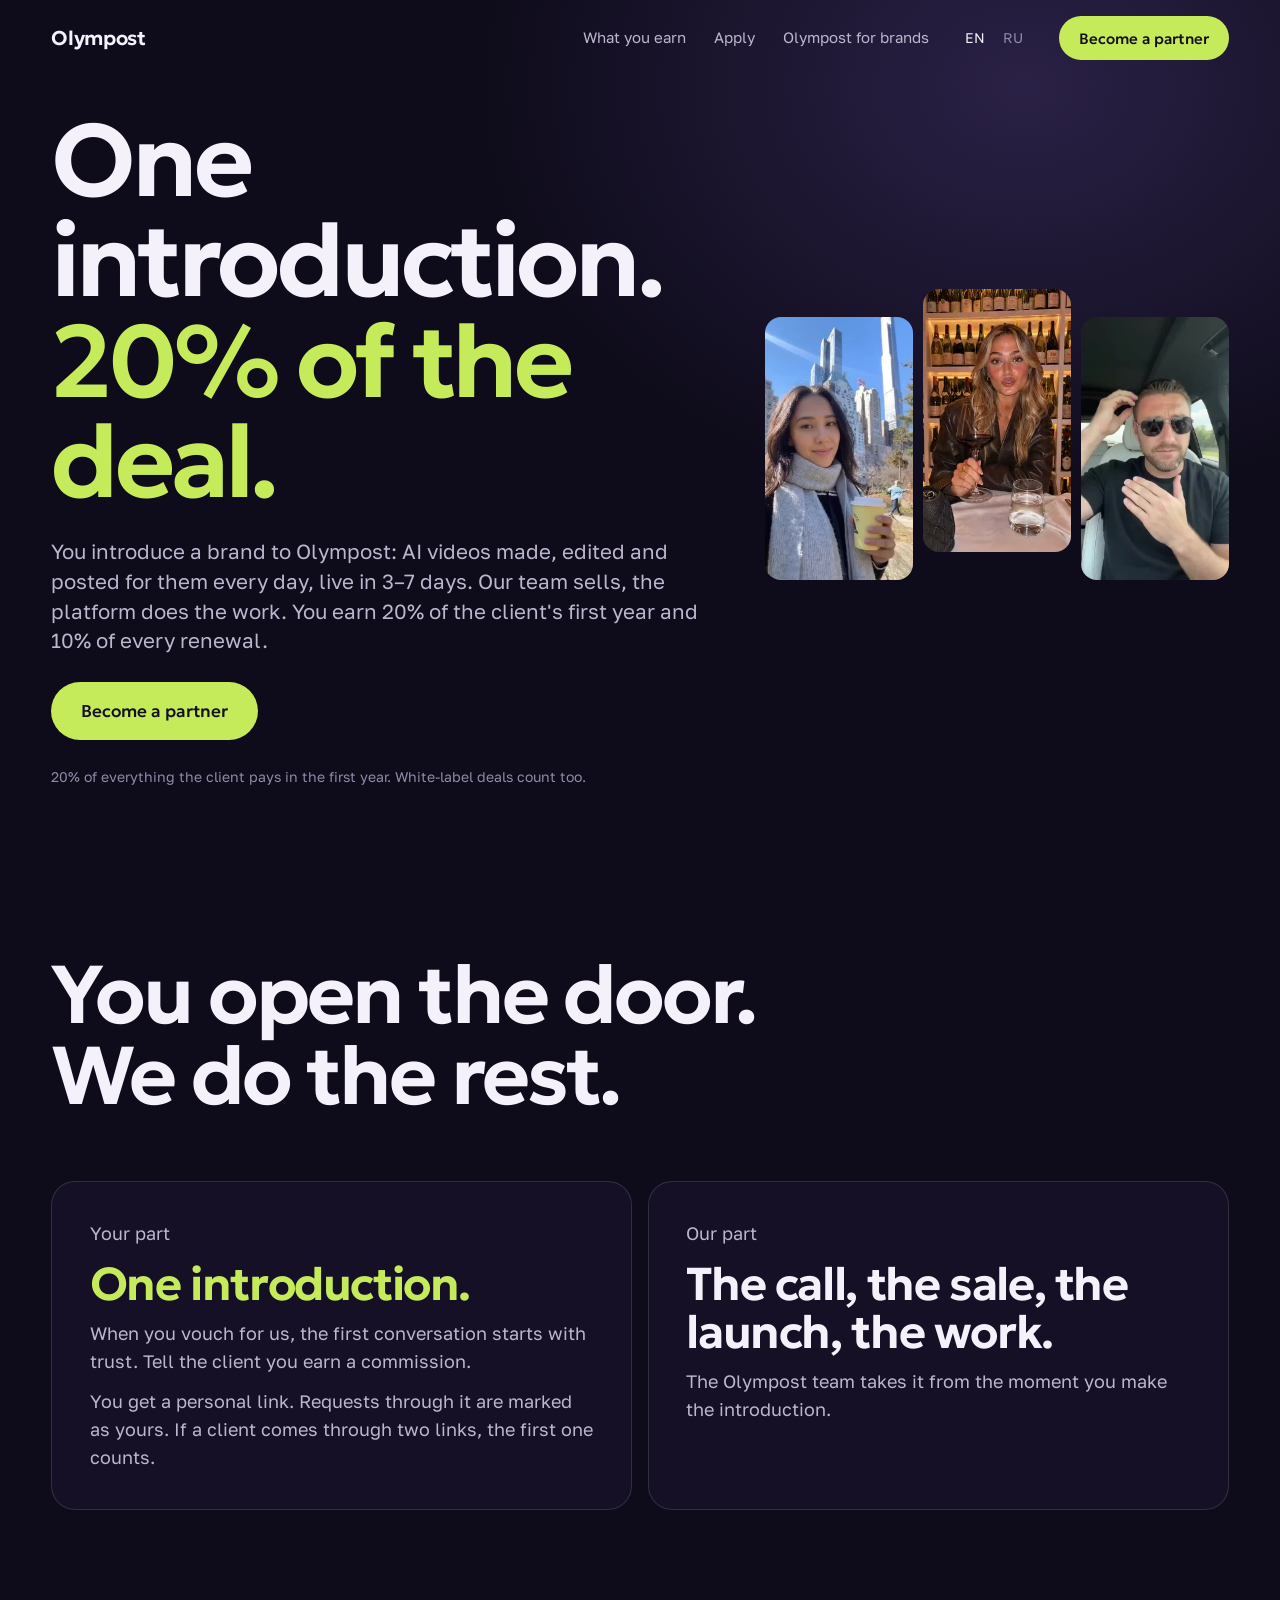
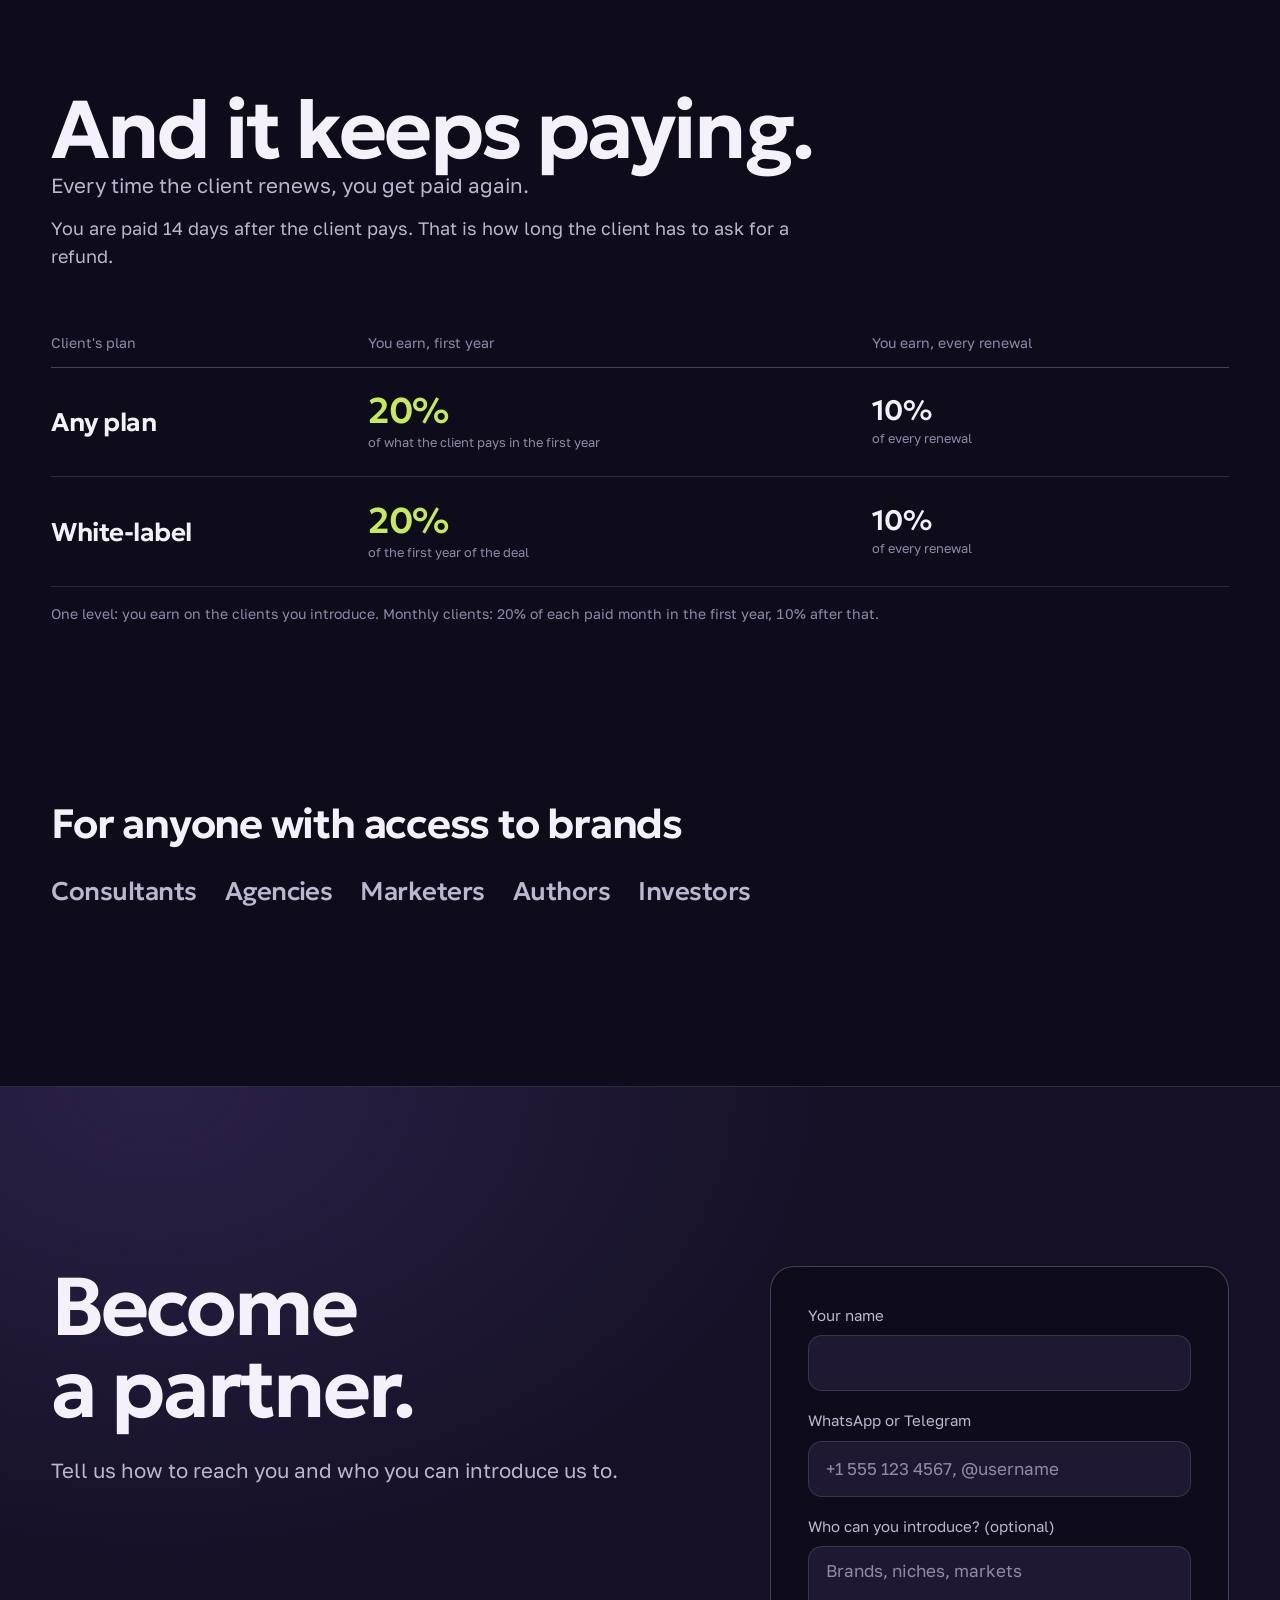
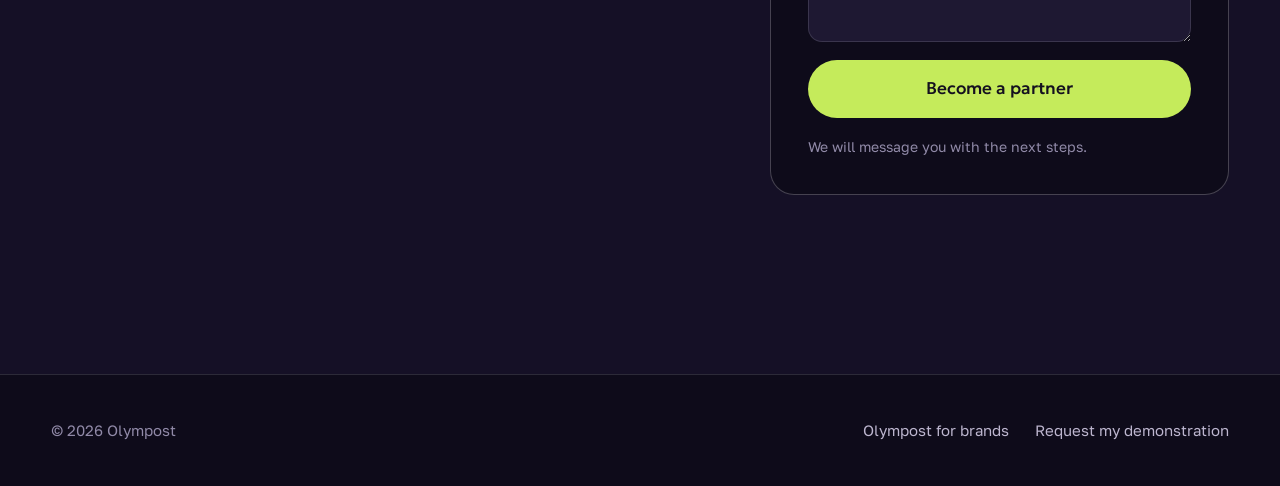
<file: partners/index.html>
<!doctype html>
<html lang="en" data-base="../">
<head>
<meta charset="utf-8">
<meta name="viewport" content="width=device-width, initial-scale=1, viewport-fit=cover">
<title>Olympost partners. One introduction, 20% of the deal.</title>
<meta name="description" content="Introduce a brand to Olympost. Our team sells, the platform does the work. You earn 20% of the first year and 10% of every renewal.">
<link rel="canonical" href="https://olympost.co/partners/">
<link rel="alternate" hreflang="en" href="https://olympost.co/partners/">
<link rel="alternate" hreflang="ru" href="https://olympost.co/partners/?lang=ru">
<link rel="alternate" hreflang="x-default" href="https://olympost.co/partners/">
<meta name="theme-color" content="#0E0B1A">
<meta name="color-scheme" content="dark">
<meta property="og:type" content="website">
<meta property="og:site_name" content="Olympost">
<meta property="og:url" content="https://olympost.co/partners/">
<meta property="og:title" content="One introduction. 20% of the deal.">
<meta property="og:description" content="Introduce a brand to Olympost. Our team sells, the platform does the work. You earn 20% of what the client pays in the first year and 10% of every renewal.">
<meta property="og:image" content="https://olympost.co/assets/og-partners.png">
<meta property="og:image:width" content="1200">
<meta property="og:image:height" content="630">
<meta name="twitter:card" content="summary_large_image">
<meta name="twitter:image" content="https://olympost.co/assets/og-partners.png">
<link rel="icon" href="[data-uri]" type="image/svg+xml">
<link rel="preload" href="../assets/fonts/geologica-600-lat.woff2" as="font" type="font/woff2" crossorigin>
<link rel="preload" href="../assets/fonts/golos-400-lat.woff2" as="font" type="font/woff2" crossorigin>
<link rel="stylesheet" href="../assets/css/fonts.css">
<link rel="stylesheet" href="../assets/css/site.css">
<script>document.documentElement.classList.add('js');setTimeout(function(){if(!window.__olympost)document.documentElement.classList.remove('js')},4000);</script>
</head>
<body id="top">
<a class="skip" href="#main" data-t="skip">Skip to content</a>

<header class="top">
  <div class="top-in">
    <a class="logo" href="../">Olympost</a>
    <nav class="nav" id="nav" aria-label="Main">
      <a href="#pay" data-t="n1">What you earn</a>
      <a href="#apply" data-t="n2">Apply</a>
      <a href="../" data-t="n3">Olympost for brands</a>
    </nav>
    <div class="lang" role="group" aria-label="Language">
      <button type="button" data-lang="en" aria-pressed="true">EN</button>
      <button type="button" data-lang="ru" aria-pressed="false">RU</button>
    </div>
    <a class="btn btn-sm" href="#apply" data-t="cta">Become a partner</a>
    <button class="burger" type="button" aria-label="Menu" aria-controls="nav" aria-expanded="false">≡</button>
  </div>
</header>

<main id="main">
<section class="p-hero" aria-labelledby="h-hero">
  <div class="wrap p-hero-g">
  <div class="p-hero-l">
    <h1 id="h-hero" data-t="h1">One introduction.<br><em>20% of the deal.</em></h1>
    <p class="lead" data-t="h2">You introduce a brand to Olympost: AI videos made, edited and posted for them every day, live in 3–7 days. Our team sells, the platform does the work. You earn 20% of the client's first year and 10% of every renewal.</p>
    <a class="btn" href="#apply" data-t="cta2">Become a partner</a>
    <p class="fine" data-t="h3">20% of everything the client pays in the first year. White-label deals count too.</p>
  </div>
  <div class="p-show" aria-hidden="true"><div data-reel="g10"></div><div data-reel="r1"></div><div data-reel="g09"></div></div>
  </div>
</section>

<section class="sec sec-mid" aria-labelledby="h-parts">
  <div class="wrap">
    <h2 id="h-parts" class="rv" data-t="w0">You open the door. We do the rest.</h2>
    <div class="parts">
      <div class="part me rv">
        <p data-t="w1">Your part</p>
        <p class="big" data-t="w2">One introduction.</p>
        <p data-t="w3">When you vouch for us, the first conversation starts with trust. Tell the client you earn a commission.</p>
        <p data-t="w7">You get a personal link. Requests through it are marked as yours. If a client comes through two links, the first one counts.</p>
      </div>
      <div class="part us rv">
        <p data-t="w4">Our part</p>
        <p class="big" data-t="w5">The call, the sale, the launch, the work.</p>
        <p data-t="w6">The Olympost team takes it from the moment you make the introduction.</p>
      </div>
    </div>
  </div>
</section>

<section class="sec sec-next" id="pay" aria-labelledby="h-pay">
  <div class="wrap">
    <h2 id="h-pay" class="rv" data-t="p0">And it keeps paying.</h2>
    <p class="lead rv pay-lead" data-t="p1">Every time the client renews, you get paid again.</p>
    <p class="rv pay-when" data-t="pw">You are paid 14 days after the client pays. That is how long the client has to ask for a refund.</p>
    <table class="pay rv">
      <caption data-t="p2">One level: you earn on the clients you introduce. Monthly clients: 20% of each paid month in the first year, 10% after that.</caption>
      <thead><tr>
        <th scope="col" data-t="p3">Client's plan</th>
        <th scope="col" data-t="p4">You earn, first year</th>
        <th scope="col" data-t="p5">You earn, every renewal</th>
      </tr></thead>
      <tbody>
        <tr><td data-t="r1">Any plan</td><td class="yes" data-t="r1a">20%<span class="sm">of what the client pays in the first year</span></td><td class="ren" data-t="r1b">10%<span class="sm">of every renewal</span></td></tr>
        <tr><td>White-label</td><td class="yes" data-t="r2a">20%<span class="sm">of the first year of the deal</span></td><td class="ren" data-t="r2b">10%<span class="sm">of every renewal</span></td></tr>
      </tbody>
    </table>
  </div>
</section>

<section class="sec sec-next" aria-labelledby="h-who">
  <div class="wrap">
    <h2 id="h-who" class="rv h-small" data-t="o0">For anyone with access to brands</h2>
    <ul class="who rv">
      <li data-t="o1">Consultants</li><li data-t="o2">Agencies</li><li data-t="o3">Marketers</li><li data-t="o4">Authors</li><li data-t="o5">Investors</li>
    </ul>
  </div>
</section>

<section class="sec invite" id="apply" aria-labelledby="h-apply" data-book>
  <div class="wrap invite-g">
    <div class="invite-l">
      <h2 id="h-apply" class="rv" data-t="f0">Become a partner.</h2>
      <p class="lead rv" data-t="f1">Tell us how to reach you and who you can introduce us to.</p>
    </div>
    <div class="rv">
      <form class="card-f" id="partner-form" novalidate>
        <div class="fld">
          <label for="pt-name" data-t="f2">Your name</label>
          <input id="pt-name" name="name" type="text" autocomplete="name" aria-describedby="pt-name-err">
          <span class="err" id="pt-name-err" hidden data-t="f3">Enter your name.</span>
        </div>
        <div class="fld">
          <label for="pt-contact" data-t="f4">WhatsApp or Telegram</label>
          <input id="pt-contact" name="contact" type="text" autocomplete="tel" placeholder="+1 555 123 4567, @username" data-tp="f5" aria-describedby="pt-contact-err">
          <span class="err" id="pt-contact-err" hidden data-t="f6">Enter a WhatsApp number with the country code, or a Telegram @username.</span>
        </div>
        <div class="fld">
          <label for="pt-access" data-t="f7">Who can you introduce? (optional)</label>
          <textarea id="pt-access" name="access" rows="3" maxlength="500" placeholder="Brands, niches, markets" data-tp="f8"></textarea>
        </div>
        <div class="hp" aria-hidden="true"><label for="pt-web">Website</label><input id="pt-web" name="website" type="text" tabindex="-1" autocomplete="off"></div>
        <button class="btn" type="submit" data-t="f9">Become a partner</button>
        <p class="fine" data-t="f10">We will message you with the next steps.</p>
        <p class="form-msg" role="alert"></p>
      </form>
      <div class="done" id="partner-form-done" hidden role="status"><h3></h3><p></p></div>
    </div>
  </div>
</section>
</main>

<footer class="foot">
  <div class="wrap foot-in">
    <span>© 2026 Olympost</span>
    <nav class="foot-nav" aria-label="Footer">
      <a href="../" data-t="n4">Olympost for brands</a>
      <a href="../#book" data-t="n5">Request my demonstration</a>
    </nav>
  </div>
</footer>

<div class="mbar"><a class="btn" href="#apply" data-t="cta3">Become a partner</a></div>

<script type="application/json" id="i18n-ru">{"title":"Партнёры Olympost. Одно знакомство, 20% от сделки.","p":{"f5":"+7 900 123 45 67, @username","f8":"Бренды, ниши, рынки"},"t":{"skip":"К содержанию","n1":"Сколько вы заработаете","n2":"Заявка","n3":"Olympost для брендов","cta":"Стать партнёром","h1":"Одно знакомство.<br><em>20% от сделки.</em>","h2":"Вы знакомите бренд с Olympost: AI-видео для него создаются, монтируются и публикуются каждый день, запуск за 3–7 дней. Продаёт наша команда, работу делает платформа. Вы получаете 20% от первого года клиента и 10% от каждого продления.","cta2":"Стать партнёром","h3":"20% от всего, что клиент платит в первый год. White-label тоже считается.","w0":"Вы открываете дверь. Остальное делаем мы.","w1":"Ваша часть","w2":"Одно знакомство.","w3":"Когда за нас ручаетесь вы, разговор начинается с доверия. Скажите клиенту, что получаете комиссию.","w7":"Вы получаете личную ссылку. Заявки по ней закрепляются за вами. Если клиент пришёл по двум ссылкам, считается первая.","pw":"Выплата приходит через 14 дней после оплаты клиента. Столько у клиента есть на возврат.","w4":"Наша часть","w5":"Созвон, продажа, запуск, работа.","w6":"Команда Olympost берёт всё на себя с момента знакомства.","p0":"И это не разовая выплата.","p1":"Каждый раз, когда клиент продлевает, вы снова получаете деньги.","p2":"Один уровень: вы зарабатываете на клиентах, которых привели. Помесячные клиенты: 20% от каждого оплаченного месяца первого года, дальше 10%.","p3":"Тариф клиента","p4":"Вы получаете за первый год","p5":"Вы получаете за каждое продление","r1a":"20%<span class=\"sm\">от того, что клиент платит в первый год</span>","r1b":"10%<span class=\"sm\">от каждого продления</span>","r2a":"20%<span class=\"sm\">от первого года сделки</span>","r2b":"10%<span class=\"sm\">от каждого продления</span>","o0":"Для всех, у кого есть доступ к брендам","o1":"Консультанты","o2":"Агентства","o3":"Маркетологи","o4":"Авторы","o5":"Инвесторы","f0":"Станьте партнёром.","f1":"Расскажите, как с вами связаться и с кем вы можете нас познакомить.","f2":"Ваше имя","f3":"Укажите имя.","f4":"WhatsApp или Telegram","f6":"Укажите номер WhatsApp с кодом страны или @username в Telegram.","f7":"С кем можете познакомить? (необязательно)","f9":"Стать партнёром","n4":"Olympost для брендов","n5":"Запросить демонстрацию","cta3":"Стать партнёром","f10":"Напишем и расскажем, что дальше.","r1":"Любой тариф"}}</script>
<script src="../assets/js/site.js"></script>
<script async src="https://www.googletagmanager.com/gtag/js?id=G-6XCQYSRX3K"></script>
<script>window.dataLayer=window.dataLayer||[];function gtag(){dataLayer.push(arguments);}gtag("js",new Date());gtag("config","G-6XCQYSRX3K");document.addEventListener("click",function(e){var a=e.target.closest&&e.target.closest("a");if(!a)return;if(a.href.indexOf("t.me/")>-1)gtag("event","contact_telegram",{link_url:a.href});if(a.href.indexOf("wa.me/")>-1)gtag("event","contact_whatsapp",{link_url:a.href});});</script>
</body>
</html>
</file>
<file: assets/css/fonts.css>
@font-face{font-family:"Geologica";font-weight:500;font-display:swap;src:url(../fonts/geologica-500-lat.woff2) format("woff2");unicode-range:U+0000-00FF,U+0131,U+0152-0153,U+02BB-02BC,U+02C6,U+02DA,U+02DC,U+0304,U+0308,U+0329,U+2000-206F,U+20AC,U+2122,U+2191,U+2193,U+2212,U+2215,U+FEFF,U+FFFD}
@font-face{font-family:"Geologica";font-weight:500;font-display:swap;src:url(../fonts/geologica-500-cyr.woff2) format("woff2");unicode-range:U+0301,U+0400-045F,U+0490-0491,U+04B0-04B1,U+2116}
@font-face{font-family:"Geologica";font-weight:600;font-display:swap;src:url(../fonts/geologica-600-lat.woff2) format("woff2");unicode-range:U+0000-00FF,U+0131,U+0152-0153,U+02BB-02BC,U+02C6,U+02DA,U+02DC,U+0304,U+0308,U+0329,U+2000-206F,U+20AC,U+2122,U+2191,U+2193,U+2212,U+2215,U+FEFF,U+FFFD}
@font-face{font-family:"Geologica";font-weight:600;font-display:swap;src:url(../fonts/geologica-600-cyr.woff2) format("woff2");unicode-range:U+0301,U+0400-045F,U+0490-0491,U+04B0-04B1,U+2116}
@font-face{font-family:"Golos Text";font-weight:400;font-display:swap;src:url(../fonts/golos-400-lat.woff2) format("woff2");unicode-range:U+0000-00FF,U+0131,U+0152-0153,U+02BB-02BC,U+02C6,U+02DA,U+02DC,U+0304,U+0308,U+0329,U+2000-206F,U+20AC,U+2122,U+2191,U+2193,U+2212,U+2215,U+FEFF,U+FFFD}
@font-face{font-family:"Golos Text";font-weight:400;font-display:swap;src:url(../fonts/golos-400-cyr.woff2) format("woff2");unicode-range:U+0301,U+0400-045F,U+0490-0491,U+04B0-04B1,U+2116}
@font-face{font-family:"Golos Text";font-weight:500;font-display:swap;src:url(../fonts/golos-500-lat.woff2) format("woff2");unicode-range:U+0000-00FF,U+0131,U+0152-0153,U+02BB-02BC,U+02C6,U+02DA,U+02DC,U+0304,U+0308,U+0329,U+2000-206F,U+20AC,U+2122,U+2191,U+2193,U+2212,U+2215,U+FEFF,U+FFFD}
@font-face{font-family:"Golos Text";font-weight:500;font-display:swap;src:url(../fonts/golos-500-cyr.woff2) format("woff2");unicode-range:U+0301,U+0400-045F,U+0490-0491,U+04B0-04B1,U+2116}
@font-face{font-family:"Geologica Fallback";src:local("Arial"),local("Helvetica"),local("Roboto");size-adjust:106%;ascent-override:92%;descent-override:24%}
@font-face{font-family:"Golos Fallback";src:local("Arial"),local("Helvetica"),local("Roboto");size-adjust:102%;ascent-override:96%;descent-override:26%}
</file>
<file: assets/css/site.css>
:root{
  --ink:#0E0B1A; --ink-2:#151026; --ink-3:#1E1832;
  --fg:#F4F1FA; --fg-2:#BDB6CF; --fg-3:#918AA8;
  --line:rgba(244,241,250,.13); --line-2:rgba(244,241,250,.24);
  --lime:#C5EB5B; --lime-2:#D6F57A; --lime-ink:#14101F; --amber:#F5A83C; --err:#FF8E7F;
  --display:"Geologica","Geologica Fallback",ui-sans-serif,system-ui,-apple-system,"Segoe UI",sans-serif;
  --body:"Golos Text","Golos Fallback",ui-sans-serif,system-ui,-apple-system,"Segoe UI",sans-serif;
  --gut:clamp(20px,4vw,56px); --max:1320px; --sec:clamp(96px,14vw,200px);
  --ease:cubic-bezier(.2,.7,.2,1);
}
*,*::before,*::after{box-sizing:border-box}
html{scroll-behavior:smooth;scroll-padding-top:88px;-webkit-text-size-adjust:100%;color-scheme:dark}
body{margin:0;background:var(--ink);color:var(--fg);font:400 18px/1.55 var(--body);-webkit-font-smoothing:antialiased;overflow-x:hidden}
h1,h2,h3,p,ul,ol,dl,dd,figure{margin:0;padding:0}
ul,ol{list-style:none}
a{color:inherit}
img,video{display:block;max-width:100%}
summary{cursor:pointer;list-style:none}
summary::-webkit-details-marker{display:none}
:focus-visible{outline:2px solid var(--lime);outline-offset:3px;border-radius:6px}
.skip{position:absolute;left:-999px;top:8px;z-index:60;background:var(--lime);color:var(--lime-ink);padding:10px 16px;border-radius:999px}
.skip:focus{left:12px}
.wrap{width:100%;max-width:var(--max);margin:0 auto;padding:0 var(--gut)}
.sec{padding:var(--sec) 0}
.sec-videos{padding-bottom:calc(var(--sec)*.5)}
.sec-mid{padding-top:calc(var(--sec)*.5)}
.sec-next{padding-top:0}
.h-small{font-size:clamp(28px,3.2vw,44px);letter-spacing:-.03em}

/* type */
h1,h2,h3{font-family:var(--display);font-weight:600;text-wrap:balance}
h1{font-size:clamp(46px,8vw,120px);line-height:.98;letter-spacing:-.04em}
h2{font-size:clamp(40px,6.4vw,92px);line-height:1;letter-spacing:-.035em}
h3{font-size:clamp(24px,2.4vw,32px);line-height:1.15;letter-spacing:-.02em}
h1 em,h2 em{font-style:normal;color:var(--fg-3)}
.lead{color:var(--fg-2);font-size:clamp(18px,1.6vw,23px);line-height:1.45;max-width:36em}
.fine{color:var(--fg-3);font-size:14px;line-height:1.5}

/* buttons */
.btn{display:inline-flex;align-items:center;justify-content:center;gap:10px;min-height:58px;padding:0 30px;border-radius:999px;border:0;background:var(--lime);color:var(--lime-ink);font:500 17px/1 var(--display);text-decoration:none;cursor:pointer;transition:background-color .2s var(--ease),transform .2s var(--ease),box-shadow .3s var(--ease)}
.btn:hover{background:var(--lime-2);transform:translateY(-2px);box-shadow:0 14px 44px rgba(197,235,91,.26)}
.btn:active{transform:none;box-shadow:none}
.btn[disabled]{opacity:.6;cursor:progress;transform:none;box-shadow:none}
.btn-sm{min-height:44px;padding:0 20px;font-size:15px}
.btn-ghost{background:transparent;color:var(--fg);box-shadow:inset 0 0 0 1px var(--line-2)}
.btn-ghost:hover{background:rgba(244,241,250,.07);box-shadow:inset 0 0 0 1px var(--fg-3)}
.link{color:var(--fg);text-decoration:underline;text-decoration-color:var(--line-2);text-underline-offset:5px;transition:text-decoration-color .2s}
.link:hover{text-decoration-color:var(--lime)}

/* header */
.top{position:fixed;z-index:40;top:0;left:0;right:0;transition:background-color .3s,box-shadow .3s}
.top.solid{background:rgba(14,11,26,.82);backdrop-filter:blur(14px);-webkit-backdrop-filter:blur(14px);box-shadow:0 1px 0 var(--line)}
.top-in{display:flex;align-items:center;gap:28px;height:76px;max-width:var(--max);margin:0 auto;padding:0 var(--gut)}
.logo{font:600 20px/1 var(--display);letter-spacing:-.015em;text-decoration:none;margin-right:auto}
.nav{display:flex;gap:28px;font-size:15px}
.nav a{color:var(--fg-2);text-decoration:none;transition:color .2s}
.nav a:hover{color:var(--fg)}
.lang{display:flex;gap:2px;font-size:14px}
.lang button{all:unset;cursor:pointer;min-width:36px;height:36px;text-align:center;border-radius:999px;color:var(--fg-3);transition:color .2s}
.lang button:hover{color:var(--fg)}
.lang button[aria-pressed=true]{color:var(--fg)}
.lang button:focus-visible{outline:2px solid var(--lime)}
.burger{all:unset;display:none;cursor:pointer;width:44px;height:44px;text-align:center;font-size:22px;line-height:44px}
.burger:focus-visible{outline:2px solid var(--lime);border-radius:8px}
@media (max-width:980px){
  .nav{display:none;position:absolute;top:100%;left:0;right:0;flex-direction:column;gap:0;padding:6px var(--gut) 18px;background:rgba(14,11,26,.97)}
  .nav.open{display:flex}
  .nav a{padding:14px 0;font-size:18px;border-bottom:1px solid var(--line)}
  .burger{display:block}
  .top-in{gap:8px;height:64px}
  .top .btn-sm{display:none}
}

/* hero */
.hero{position:relative;min-height:100vh;min-height:100svh;display:flex;overflow:hidden;isolation:isolate}
.wall{position:absolute;z-index:-2;inset:-14% -6%;display:grid;grid-template-columns:repeat(7,1fr);gap:12px;transform:rotate(-4deg)}
.wall-col{display:grid;gap:12px;align-content:start;animation:drift 46s ease-in-out infinite alternate;will-change:transform}
.wall-col:nth-child(even){margin-top:-110px;animation-direction:alternate-reverse}
.tile{position:relative;aspect-ratio:9/16;border-radius:16px;overflow:hidden;background:var(--ink-3)}
.tile img,.tile video{position:absolute;inset:0;width:100%;height:100%;object-fit:cover}
@keyframes drift{from{transform:translateY(-3%)}to{transform:translateY(3%)}}
.veil{position:absolute;z-index:-1;inset:0;background:radial-gradient(72% 78% at 50% 54%,rgba(14,11,26,.88) 30%,rgba(14,11,26,.6) 66%,rgba(14,11,26,.22) 100%),linear-gradient(0deg,var(--ink) 0,transparent 24%)}
.hero-in{margin:auto;display:flex;flex-direction:column;align-items:center;text-align:center;gap:clamp(20px,2.4vw,30px);padding:96px var(--gut) 48px}
.hero .fine{max-width:34em;text-wrap:balance}
.nb{white-space:nowrap}
.hero .fine a{color:var(--fg-2)}
@media (max-width:700px){
  .wall{grid-template-columns:repeat(3,1fr);inset:-5% -24%}
  .wall-col:nth-child(n+4){display:none}
  .veil{background:linear-gradient(0deg,var(--ink) 38%,rgba(14,11,26,.88) 60%,rgba(14,11,26,.12) 100%)}
  .hero-in{margin:auto 0 0;align-items:flex-start;text-align:left;padding:96px var(--gut) 34px}
}

/* showcase */
.show-head{display:grid;grid-template-columns:minmax(0,7fr) minmax(0,5fr);gap:22px clamp(24px,4vw,60px);align-items:end;margin-bottom:clamp(32px,3.4vw,48px)}
@media (max-width:860px){.show-head{grid-template-columns:1fr}}
[data-reel]{aspect-ratio:9/16;border-radius:16px;background:var(--ink-3)}
.reel{display:flex;gap:16px;overflow-x:auto;scroll-snap-type:x proximity;padding:0 max(var(--gut),calc((100vw - var(--max))/2 + var(--gut))) 18px;scrollbar-width:none;-ms-overflow-style:none}
.reel::-webkit-scrollbar{display:none}
.reel figure{flex:0 0 clamp(216px,18.4vw,268px);scroll-snap-align:center}
.reel .tile{border-radius:20px}
.reel figcaption{margin-top:12px;color:var(--fg-3);font-size:14px}
.reel-nav{display:flex;gap:8px;justify-content:flex-end;margin-top:10px}
.reel-nav button{all:unset;cursor:pointer;width:52px;height:52px;border-radius:50%;text-align:center;line-height:52px;font-size:20px;color:var(--fg);box-shadow:inset 0 0 0 1px var(--line-2);transition:background-color .2s,box-shadow .2s}
.reel-nav button:hover{background:rgba(244,241,250,.08);box-shadow:inset 0 0 0 1px var(--fg-3)}
@media (hover:none){.reel-nav{display:none}}

/* numbers */
.nums{display:grid;grid-template-columns:1fr 1fr;gap:clamp(48px,6vw,90px) clamp(32px,5vw,80px);margin-top:clamp(40px,5vw,72px)}
@media (max-width:760px){.nums{grid-template-columns:1fr}}
.num-big{font:600 clamp(60px,10.5vw,158px)/.95 var(--display);letter-spacing:-.05em;color:var(--lime);font-variant-numeric:tabular-nums}
.num-label{font:600 clamp(22px,2.4vw,34px)/1.1 var(--display);letter-spacing:-.03em;margin-top:clamp(10px,1.4vw,20px)}
.num-text{color:var(--fg-2);margin-top:14px;max-width:34em}
.num-text b{color:var(--fg);font-weight:500}

/* network */
.net{background:var(--ink-2);border-top:1px solid var(--line);border-bottom:1px solid var(--line)}
.net-g{display:grid;grid-template-columns:minmax(0,5fr) minmax(0,7fr);gap:clamp(40px,6vw,90px);align-items:center}
.net-head{display:grid;gap:22px}
.board{display:grid;grid-template-columns:repeat(3,1fr);gap:12px}
.acct{position:relative;aspect-ratio:1;border-radius:16px;overflow:hidden;background:var(--ink-3);box-shadow:inset 0 0 0 1px var(--line);transition:box-shadow .5s var(--ease)}
.acct img{position:absolute;inset:0;width:100%;height:100%;object-fit:cover;transition:opacity .9s var(--ease),filter .9s var(--ease)}
.acct[data-s=make] img{opacity:.42}
.acct[data-s=approve]{box-shadow:inset 0 0 0 2px var(--fg)}
.acct[data-s=pub]{box-shadow:inset 0 0 0 2px var(--lime)}
.acct::after{content:"";position:absolute;inset:0;background:linear-gradient(0deg,rgba(14,11,26,.92),transparent 62%)}
.acct-b{position:absolute;z-index:2;left:12px;right:12px;bottom:12px;display:grid;gap:3px;font-size:13px;line-height:1.3}
.acct-h{font-weight:500;white-space:nowrap;overflow:hidden;text-overflow:ellipsis}
.acct-n{color:var(--fg-2);font-size:12px;white-space:nowrap;overflow:hidden;text-overflow:ellipsis}
.acct-s{display:flex;align-items:center;gap:7px;margin-top:4px;color:var(--fg)}
.acct-s i{flex:none;width:7px;height:7px;border-radius:50%;background:var(--lime)}
.acct[data-s=make] .acct-s i{background:var(--amber)}
.acct[data-s=approve] .acct-s i{background:var(--fg)}
.acct-p{position:absolute;z-index:2;left:0;bottom:0;height:3px;width:100%;background:var(--amber);transform:scaleX(0);transform-origin:left}
.acct[data-s=pub] .acct-p{background:var(--lime)}
.net-foot{display:flex;flex-wrap:wrap;gap:clamp(24px,5vw,72px);margin-top:28px;align-items:baseline}
.net-foot div{display:grid;gap:2px}
.net-foot b{font:600 clamp(28px,3vw,40px)/1 var(--display);letter-spacing:-.02em;font-variant-numeric:tabular-nums}
.net-foot .tag{width:100%}
.net-foot span{color:var(--fg-3);font-size:14px}
@media (max-width:980px){.net-g{grid-template-columns:1fr}.board{grid-template-columns:repeat(2,1fr)}.acct:nth-child(n+7){display:none}}
@media (max-width:560px){.board{gap:8px}.acct-b{left:8px;right:8px;bottom:9px;font-size:12px}.acct-n{font-size:11px}.acct-s{gap:5px}}

/* contrast */
.versus{display:grid;grid-template-columns:1fr 1fr;gap:clamp(40px,7vw,110px);margin-top:clamp(48px,6vw,88px)}
.versus .lab{color:var(--fg-3);font-size:15px;margin-bottom:22px}
.old li{text-decoration:line-through;text-decoration-thickness:2px;text-decoration-color:var(--fg-3);transition:text-decoration-color .9s var(--ease);font:600 clamp(24px,3vw,42px)/1.25 var(--display);letter-spacing:-.025em;color:var(--fg-3)}
.js .old li.rv{text-decoration-color:transparent}
.js .old li.rv.in{text-decoration-color:var(--fg-3);transition:opacity .8s var(--ease),transform .8s var(--ease),text-decoration-color .9s .35s var(--ease)}
.one{font:600 clamp(56px,8vw,120px)/.98 var(--display);letter-spacing:-.04em;color:var(--lime)}
.versus p.lead{margin-top:22px}
@media (max-width:760px){.versus{grid-template-columns:1fr}}

/* moves */
.moves{display:grid;grid-template-columns:repeat(3,1fr);gap:clamp(24px,3vw,44px);margin-top:clamp(48px,6vw,84px)}
.moves li{border-top:1px solid var(--line-2);padding-top:22px;display:grid;gap:12px;align-content:start}
.moves p{color:var(--fg-2)}
.moves .k{color:var(--fg-3);font:500 15px/1 var(--display)}
.mv-big h3{order:-1}
.moves .k-big{font:600 clamp(44px,5vw,72px)/1 var(--display);letter-spacing:-.035em;color:var(--lime)}
.intrigue{display:flex;flex-wrap:wrap;gap:24px 40px;align-items:center;margin-top:clamp(48px,6vw,84px)}
.intrigue p{font:600 clamp(24px,2.6vw,36px)/1.15 var(--display);letter-spacing:-.025em;max-width:22em}
@media (max-width:860px){.moves{grid-template-columns:1fr}}

/* fears */
.fears{margin-top:clamp(40px,5vw,72px);border-bottom:1px solid var(--line)}
.fears li{display:grid;grid-template-columns:minmax(0,5fr) minmax(0,7fr);gap:14px clamp(24px,5vw,80px);padding:clamp(28px,3vw,44px) 0;border-top:1px solid var(--line)}
.fears p{color:var(--fg-2)}
.fears p b{color:var(--fg);font-weight:500}
@media (max-width:760px){.fears li{grid-template-columns:1fr}}

/* agencies */
.agency{background:var(--ink-2);border-top:1px solid var(--line);border-bottom:1px solid var(--line)}
.agency-g{display:grid;grid-template-columns:minmax(0,6fr) minmax(0,5fr);gap:clamp(40px,6vw,100px);align-items:end}
.agency-g>div{display:grid;gap:22px}
.sum{display:grid;gap:12px}
.sum .eq{font:600 clamp(26px,2.8vw,38px)/1.15 var(--display);letter-spacing:-.025em}
.sum .eq b{color:var(--lime);font-weight:600}
.sum{justify-items:start}
.ag-note{color:var(--fg-2)}
.sum .btn{margin-top:8px}
@media (max-width:860px){.agency-g{grid-template-columns:1fr}}

/* price */
.price-head{display:grid;gap:22px}
.entries{display:grid;grid-template-columns:1fr 1fr;gap:16px;margin-top:clamp(36px,4vw,56px)}
.entry{display:grid;gap:14px;align-content:start;justify-items:start;padding:clamp(26px,3vw,44px);border-radius:24px;background:var(--ink-2);box-shadow:inset 0 0 0 1px var(--line);transition:box-shadow .3s}
.entry:hover{box-shadow:inset 0 0 0 1px var(--line-2)}
.entry .amt{font:600 22px/1 var(--display);letter-spacing:-.035em}
.entry .amt small{font:400 16px/1 var(--body);letter-spacing:0;color:var(--fg-3);margin-left:8px}
.entry p{color:var(--fg-2)}
.entry p.amt{color:var(--fg)}
.entry .btn{margin-top:10px}
.plans-line{font:600 clamp(24px,2.8vw,38px)/1.15 var(--display);letter-spacing:-.025em;margin-top:clamp(22px,2.4vw,32px)}
.more{margin-top:18px;border-top:1px solid var(--line)}
.more>summary{display:flex;justify-content:space-between;align-items:center;gap:16px;min-height:76px;font:500 clamp(19px,1.7vw,24px)/1.2 var(--display);color:var(--fg);border-bottom:1px solid var(--line);transition:color .2s}
.more>summary:hover{color:var(--lime)}
.more>summary::after{content:"+";font:400 26px/1 var(--display);color:var(--fg-3);transition:transform .25s var(--ease)}
.more[open]>summary::after{transform:rotate(45deg)}
.plan{display:grid;grid-template-columns:minmax(0,3fr) minmax(0,3fr) minmax(0,6fr);gap:6px clamp(16px,3vw,40px);padding:26px 0;border-bottom:1px solid var(--line)}
.plan .p{font:600 clamp(24px,2.4vw,32px)/1.1 var(--display);letter-spacing:-.02em}
.plan .p small{display:block;margin-top:6px;font:400 14px/1.4 var(--body);letter-spacing:0;color:var(--fg-3)}
.plan p{color:var(--fg-2);font-size:16px}
.plan p b{color:var(--fg);font-weight:500}
.plans-note{display:grid;gap:8px;padding:24px 0}
@media (max-width:860px){.entries{grid-template-columns:1fr}.plan{grid-template-columns:1fr}}

/* invitation */
.invite{background:radial-gradient(90% 90% at 12% 0%,#2A2146 0,transparent 62%),var(--ink-2);border-top:1px solid var(--line)}
.invite-g{display:grid;grid-template-columns:minmax(0,7fr) minmax(0,5fr);gap:clamp(40px,6vw,100px);align-items:start}
.invite-l{display:grid;gap:26px}
.founder{display:flex;align-items:center;gap:16px;margin-top:6px}
.founder img{flex:none;width:84px;height:84px;border-radius:50%;object-fit:cover;box-shadow:0 0 0 1px var(--line-2)}
.founder b{display:block;color:var(--fg);font-weight:500;font-size:18px;line-height:1.3}
.founder span{display:block;color:var(--fg-2);font-size:15px;line-height:1.4}
.pay-when{margin-top:14px;max-width:44em;color:var(--fg-2)}
.plans-refund{margin-top:10px;color:var(--lime);font-size:clamp(18px,1.5vw,21px);line-height:1.35}
.hero-offer{color:var(--fg)}
.fit{display:grid;grid-template-columns:repeat(3,1fr);gap:24px;margin-top:clamp(28px,3vw,44px)}
.fit h3{font-size:20px;margin-bottom:8px}
#results .lead{margin-top:16px;max-width:44em}
.value b{font-weight:500;color:var(--fg)}
.fit.three{grid-template-columns:repeat(3,1fr)}
@media (max-width:860px){.fit.three{grid-template-columns:1fr}}
.value{display:grid;gap:10px;max-width:52em;margin-top:18px}
@media (max-width:860px){.fit{grid-template-columns:1fr}}
@media (max-width:980px){.top{background:rgba(14,11,26,.78)}}
.promise{display:grid;gap:12px;margin-top:8px}
.promise li{display:flex;gap:14px;color:var(--fg);font-size:clamp(18px,1.5vw,21px);line-height:1.35}
.promise li::before{content:"";flex:none;width:7px;height:7px;margin-top:.55em;border-radius:50%;background:var(--lime)}
form{display:grid;gap:18px}
form[hidden]{display:none}
.card-f{padding:clamp(24px,3vw,38px);border-radius:24px;background:var(--ink);box-shadow:inset 0 0 0 1px var(--line-2)}
.fld{display:grid;gap:8px}
.fld label{font-size:15px;color:var(--fg-2)}
.fld input,.fld textarea{width:100%;min-height:56px;padding:14px 18px;border:0;border-radius:14px;background:var(--ink-3);color:var(--fg);font:400 17px/1.3 var(--body);box-shadow:inset 0 0 0 1px var(--line);transition:box-shadow .2s,background-color .2s}
.fld textarea{min-height:96px;resize:vertical}
.fld input::placeholder,.fld textarea::placeholder{color:var(--fg-3)}
.fld input:hover,.fld textarea:hover{box-shadow:inset 0 0 0 1px var(--line-2)}
.fld input:focus,.fld textarea:focus{outline:0;box-shadow:inset 0 0 0 2px var(--lime)}
.fld [aria-invalid=true]{box-shadow:inset 0 0 0 2px var(--err)}
.err{color:var(--err);font-size:14px}
.err[hidden]{display:none}
.hp{position:absolute;left:-9999px;width:1px;height:1px;overflow:hidden}
form .btn{width:100%}
.done{display:grid;gap:12px;padding:clamp(24px,3vw,38px);border-radius:24px;background:var(--ink);box-shadow:inset 0 0 0 2px var(--lime)}
.done[hidden]{display:none}
.done h3{color:var(--lime)}
.done p{color:var(--fg-2)}
.form-msg{color:var(--err);font-size:15px}
.form-msg:empty{display:none}
.interest{color:var(--lime);font-size:15px}
.interest[hidden]{display:none}
.alt{margin-top:18px;border-top:1px solid var(--line)}
.alt>summary{padding:18px 0;color:var(--fg-2);font-size:16px;transition:color .2s}
.alt>summary:hover{color:var(--fg)}
.alt>summary u{text-underline-offset:4px;text-decoration-color:var(--line-2)}
.alt form{padding-bottom:6px}
.alt p{color:var(--fg-3);font-size:15px;margin-bottom:16px}
@media (max-width:900px){.invite-g{grid-template-columns:1fr}}

/* faq */
.faq-g{display:grid;grid-template-columns:minmax(0,4fr) minmax(0,8fr);gap:clamp(24px,5vw,80px)}
.faq-g h2{font-size:clamp(30px,3.6vw,48px)}
.faq{border-top:1px solid var(--line)}
.q{border-bottom:1px solid var(--line)}
.q>summary{display:flex;justify-content:space-between;gap:20px;align-items:center;min-height:68px;padding:14px 0;font-size:18px;transition:color .2s}
.q>summary:hover{color:var(--lime)}
.q>summary::after{content:"+";flex:none;font:400 26px/1 var(--display);color:var(--fg-3);transition:transform .25s var(--ease)}
.q[open]>summary::after{transform:rotate(45deg)}
.q p{color:var(--fg-2);padding-bottom:24px;max-width:44em}
.q p+p{margin-top:-10px}
@media (max-width:860px){.faq-g{grid-template-columns:1fr}}

/* partner strip */
.strip{border-top:1px solid var(--line)}
.strip a{display:flex;flex-wrap:wrap;justify-content:space-between;align-items:center;gap:14px 40px;padding:clamp(36px,4vw,56px) 0;text-decoration:none}
.strip .t{font:500 clamp(18px,1.6vw,22px)/1.3 var(--display);letter-spacing:-.015em;transition:color .2s}
.strip a:hover .t{color:var(--lime)}
.strip .go{color:var(--fg-2);font-size:16px}

/* footer */
.foot{border-top:1px solid var(--line);padding:44px 0 calc(44px + env(safe-area-inset-bottom))}
.foot-in{display:flex;flex-wrap:wrap;gap:18px 40px;align-items:center;justify-content:space-between;color:var(--fg-3);font-size:15px}
.foot-nav{display:flex;flex-wrap:wrap;gap:8px 26px}
.foot-nav a{color:var(--fg-2);text-decoration:none;transition:color .2s}
.foot-nav a:hover{color:var(--fg)}

/* mobile bar */
.mbar{position:fixed;z-index:30;left:12px;right:12px;bottom:calc(12px + env(safe-area-inset-bottom));transform:translateY(140%);transition:transform .35s var(--ease)}
.mbar.on{transform:none}
.mbar .btn{width:100%;box-shadow:0 12px 40px rgba(0,0,0,.5)}
@media (min-width:981px){.mbar{display:none}}
@media (max-width:980px){body{padding-bottom:0}.foot{padding-bottom:104px}}

/* partners page */
.p-hero{min-height:88vh;min-height:88svh;display:flex;align-items:flex-end;background:radial-gradient(70% 80% at 80% 10%,#2A2146 0,transparent 62%)}
.p-hero-g{display:grid;grid-template-columns:minmax(0,7fr) minmax(0,5fr);gap:clamp(32px,5vw,72px);align-items:center;padding-top:110px;padding-bottom:clamp(48px,6vw,88px)}
.p-hero-l{display:grid;gap:26px;justify-items:start}
.p-show{display:grid;grid-template-columns:repeat(3,1fr);gap:10px}
.p-show .tile:nth-child(2){transform:translateY(-28px)}
@media (max-width:860px){.p-hero-g{grid-template-columns:1fr}}
.p-hero h1 em{color:var(--lime)}
.parts{display:grid;grid-template-columns:1fr 1fr;gap:16px;margin-top:clamp(40px,5vw,64px)}
.part{padding:clamp(26px,3vw,44px);border-radius:24px;background:var(--ink-2);box-shadow:inset 0 0 0 1px var(--line);display:grid;gap:12px;align-content:start}
.part p{color:var(--fg-2)}
.part p.proof{color:var(--fg);font-weight:500}
.part .big{font:600 clamp(30px,3.6vw,50px)/1.05 var(--display);letter-spacing:-.03em}
.part.us .big{color:var(--fg)}
.part.me .big{color:var(--lime)}
.pay{width:100%;border-collapse:collapse;margin-top:clamp(40px,5vw,64px);font-variant-numeric:tabular-nums}
.pay caption{caption-side:bottom;text-align:left;padding-top:16px;color:var(--fg-3);font-size:14px}
.pay th{padding:0 16px 14px 0;color:var(--fg-3);font:400 14px/1.3 var(--body);text-align:left;border-bottom:1px solid var(--line-2)}
.pay td{padding:clamp(16px,2vw,26px) 16px clamp(16px,2vw,26px) 0;border-bottom:1px solid var(--line);color:var(--fg-2);font-size:clamp(14px,1.3vw,18px)}
.pay td:first-child{font:600 clamp(17px,2vw,28px)/1.1 var(--display);color:var(--fg);letter-spacing:-.02em}
.pay td.yes{font:600 clamp(20px,2.8vw,40px)/1 var(--display);color:var(--lime);letter-spacing:-.025em}
.pay td.ren{font:600 clamp(17px,2.2vw,30px)/1 var(--display);color:var(--fg);letter-spacing:-.02em}
.pay .sm{display:block;font:400 clamp(12px,1vw,14px)/1.3 var(--body);color:var(--fg-3);letter-spacing:0;margin-top:5px}
.who{display:flex;flex-wrap:wrap;gap:8px 28px;margin-top:clamp(20px,2.4vw,30px);font:500 clamp(19px,2vw,28px)/1.25 var(--display);letter-spacing:-.02em;color:var(--fg-2)}
.back{color:var(--fg-2);font-size:15px}
@media (max-width:760px){.parts{grid-template-columns:1fr}}

/* reveal */
.js .rv{opacity:0;transform:translateY(22px);transition:opacity .8s var(--ease),transform .8s var(--ease)}
.js .rv.in{opacity:1;transform:none}
@media (prefers-reduced-motion:reduce){
  html{scroll-behavior:auto}
  *,*::before,*::after{animation:none!important;transition:none!important}
  .js .rv{opacity:1;transform:none}
  .js .old li.rv{text-decoration-color:var(--fg-3)}
}

.tiers{display:grid;grid-template-columns:repeat(4,1fr);gap:16px;margin-top:clamp(28px,3vw,44px)}
.tier{display:flex;flex-direction:column;gap:12px;padding:clamp(22px,2vw,30px);border-radius:24px;background:var(--ink-2);box-shadow:inset 0 0 0 1px var(--line)}
.tier.best{box-shadow:inset 0 0 0 2px var(--lime)}
.tier p{color:var(--fg-2);font-size:16px}
.tier .tag{font-size:13px;letter-spacing:.04em;text-transform:uppercase;color:var(--fg-3)}
.tier.best .tag{color:var(--lime)}
.tier h3{font-size:20px}
.tier .amt b{display:block;margin-bottom:6px;font:600 clamp(40px,3.5vw,54px)/1 var(--display);letter-spacing:-.035em;color:var(--fg);white-space:nowrap}
.tier .eq{color:var(--fg)}
.tier .vol{padding-top:14px;border-top:1px solid var(--line);color:var(--fg);font-weight:500}
.tier .ren{margin-top:auto;padding-top:8px;font-size:15px}
.path{margin-top:28px;font-size:clamp(18px,1.5vw,21px);line-height:1.4}
.path b{color:var(--lime);font-weight:500}
.tiers-cta{margin-top:26px}
.side{margin-top:clamp(36px,4vw,56px);border-top:1px solid var(--line)}
.fit.four{grid-template-columns:repeat(2,1fr)}
@media (max-width:1180px){.tiers{grid-template-columns:repeat(2,1fr)}}
@media (max-width:860px){.fit.four{grid-template-columns:1fr}}
@media (max-width:640px){.tiers{grid-template-columns:1fr}}

/* audit fixes */
.tier .tier-btn{margin-top:4px;align-self:stretch;text-align:center}
.calc-more{margin-top:18px;max-width:52em}
.calc-more>summary{cursor:pointer;color:var(--fg);font-weight:500;list-style:none;display:inline-flex;gap:8px;align-items:center}
.calc-more>summary::-webkit-details-marker{display:none}
.calc-more>summary::after{content:"+";color:var(--lime)}
.calc-more[open]>summary::after{content:"−"}
.calc-more .value{margin-top:12px}
.start-note{margin-top:22px}
.direct{display:flex;flex-wrap:wrap;gap:8px 18px;align-items:center;margin-top:18px;color:var(--fg-2);font-size:15px}
.direct a{color:var(--fg);text-decoration:underline;text-underline-offset:3px}
.direct a:hover{color:var(--lime)}
.wl{margin:14px 0;padding-left:20px;display:grid;gap:10px;color:var(--fg-2)}
.wl b{color:var(--fg)}
.clients td:first-child{font-size:clamp(16px,1.6vw,22px)}
</file>
